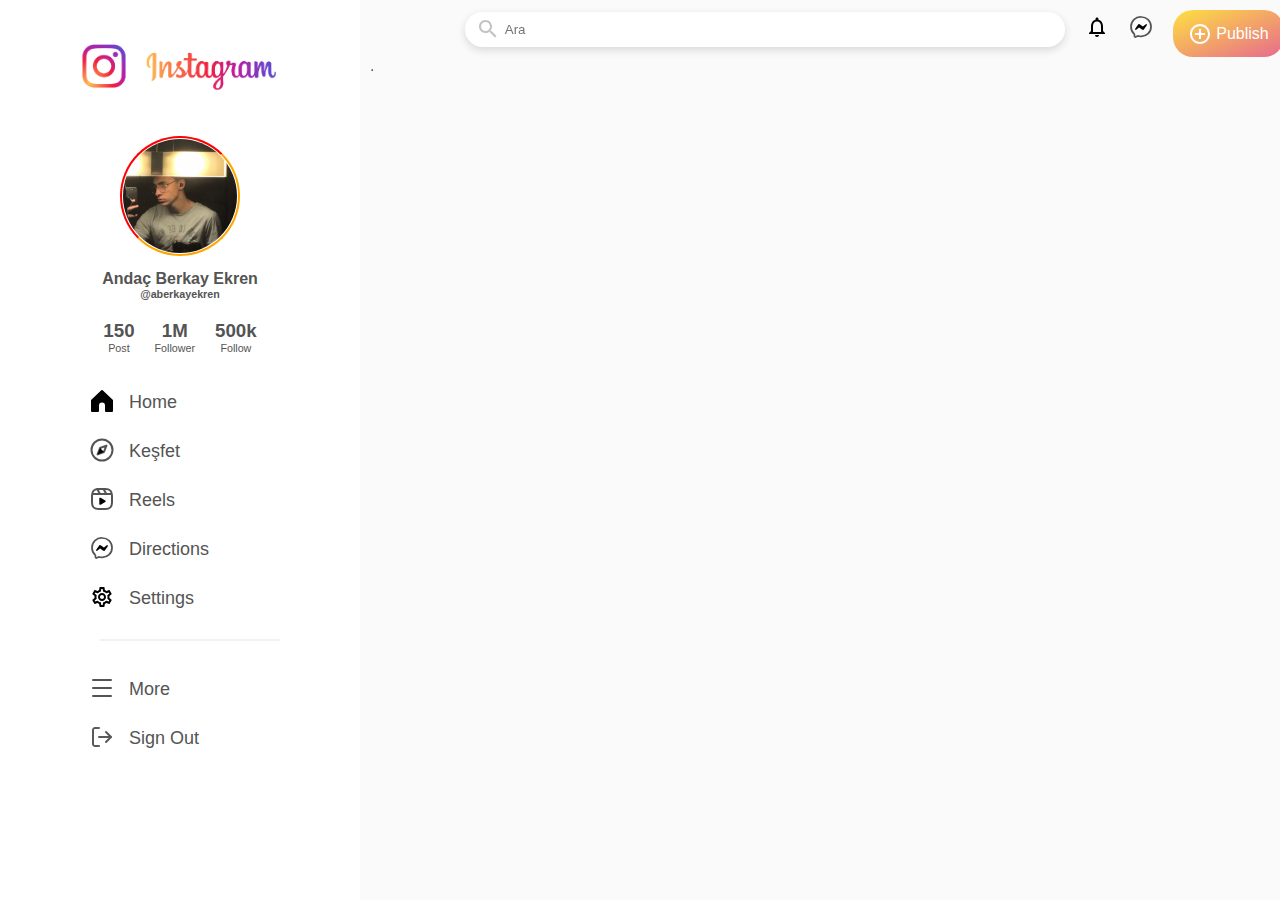
<file: directions.html>
<!DOCTYPE html>
<html lang="en" id="html">
<head>
  <meta charset="UTF-8">
  <meta http-equiv="X-UA-Compatible" content="IE=edge">
  <meta name="viewport" content="width=device-width, initial-scale=1.0">
  <title>Insta Clone</title>
  <link rel="stylesheet" href="main.css">
  <link rel="shortcut icon" href="logo.png" type="image/x-icon">
</head>
<body class="">
    <div id="preloader">
    <div class="center" style="position: absolute;
    left: 700px; top: 350px;">
      <div class="loader"></div>
      <svg version="1.2" xmlns="http://www.w3.org/2000/svg" viewBox="0 0 1567 1041" width="30" height="30" style="position: absolute; top: 10px; left:10px;">
      <title>Meta_Platforms_Inc</title>
      <defs>
        <linearGradient id="g1" x1="332.6" y1="637.7" x2="1411" y2="692.2" gradientUnits="userSpaceOnUse">
          <stop offset="0" stop-color="#0064e1"/>
          <stop offset=".4" stop-color="#0064e1"/>
          <stop offset=".8" stop-color="#0073ee"/>
          <stop offset="1" stop-color="#0082fb"/>
        </linearGradient>
        <linearGradient id="g2" x1="245.4" y1="757.6" x2="245.4" y2="359.7" gradientUnits="userSpaceOnUse">
          <stop offset="0" stop-color="#0082fb"/>
          <stop offset="1" stop-color="#0064e0"/>
        </linearGradient>
      </defs>
      <style>
        .s0 { fill: #0081fb } 
        .s1 { fill: url(#g1) } 
        .s2 { fill: url(#g2) } 
      </style>
      <path id="Logo0" class="s0" d="m169.5 686.5c0 59.9 13.1 105.8 30.3 133.6 22.5 36.4 56 51.8 90.2 51.8 44.2 0 84.5-10.9 162.3-118.6 62.3-86.2 135.7-207.3 185.1-283.3l83.7-128.6c58.1-89.3 125.3-188.6 202.5-255.9 62.9-55 130.9-85.5 199.2-85.5 114.8 0 224.1 66.5 307.7 191.4 91.6 136.7 136 308.8 136 486.5 0 105.6-20.8 183.2-56.2 244.6-34.2 59.3-100.8 118.5-213 118.5v-169.1c96 0 120-88.3 120-189.3 0-144-33.6-303.8-107.5-418-52.4-81-120.4-130.5-195.2-130.5-80.8 0-145.9 61.1-219.1 169.9-38.9 57.8-78.8 128.3-123.6 207.8l-49.4 87.5c-99.1 175.9-124.2 216-173.8 282.1-86.8 115.7-161 159.6-258.7 159.6-115.8 0-189.1-50.2-234.4-125.8-37.1-61.7-55.3-142.6-55.3-234.7z"/>
      <path id="Logo1" class="s1" d="m133.7 203.3c77.6-119.6 189.5-203.3 317.9-203.3 74.3 0 148.2 22 225.4 85.1 84.4 68.9 174.4 182.5 286.7 369.6l40.2 67.1c97.2 162 152.5 245.3 184.8 284.6 41.6 50.5 70.8 65.5 108.6 65.5 96 0 120-88.3 120-189.3l149.2-4.7c0 105.6-20.8 183.2-56.2 244.6-34.2 59.3-100.8 118.5-213 118.5-69.7 0-131.5-15.2-199.8-79.6-52.5-49.5-113.9-137.4-161.1-216.5l-140.4-234.8c-70.5-117.8-135.2-205.6-172.6-245.4-40.2-42.8-92-94.5-174.5-94.5-66.9 0-123.6 46.9-171.1 118.7z"/>
      <path id="Logo2" class="s2" d="m448.9 170.2c-66.9 0-123.6 46.9-171.1 118.7-67.2 101.4-108.3 252.5-108.3 397.6 0 59.9 13.1 105.8 30.3 133.6l-144.2 95.1c-37.1-61.7-55.3-142.6-55.3-234.7 0-167.6 46-342.3 133.4-477.2 77.6-119.6 189.5-203.3 317.9-203.3z"/>
    </svg>
    </div>
  </div>
  <nav >
    <ul>
      <li>
        <a href="/index.html">
          <img width="200px" style="position: relative; top: -40px;" src="/navbarLogo.png" alt="">
        </a>
      </li>
      <li>
        <img width="120px" id="profileImage" src="/ornekResim.png" alt="">
        <a href="/profile.html">
          <h4 style="margin-top: 10px;">Andaç Berkay Ekren</h4>
          <h6>@aberkayekren</h6>
          <div class="information">
            <div>
              <h3>150</h3>
              <h6>Post</h6>
            </div>
            <div>
              <h3>1M</h3>
              <h6>Follower</h6>
            </div>
            <div>
              <h3>500k</h3>
              <h6>Follow</h6>
            </div>
          </div>
        </a>
      </li>
      <li>
        <a href="/index.html"><svg aria-label="Ana Sayfa" class="_ab6-" color="rgb(0, 0, 0)" fill="rgb(0, 0, 0)" height="24" role="img" viewBox="0 0 24 24" width="24"><path d="M22 23h-6.001a1 1 0 0 1-1-1v-5.455a2.997 2.997 0 1 0-5.993 0V22a1 1 0 0 1-1 1H2a1 1 0 0 1-1-1V11.543a1.002 1.002 0 0 1 .31-.724l10-9.543a1.001 1.001 0 0 1 1.38 0l10 9.543a1.002 1.002 0 0 1 .31.724V22a1 1 0 0 1-1 1Z"></path></svg> Home</a>
      </li>
      <li>
        <a href="/explore.html"><svg aria-label="Keşfet" class="_ab6-" color="rgb(0, 0, 0)" fill="rgb(0, 0, 0)" height="24" role="img" viewBox="0 0 24 24" width="24"><polygon fill="none" points="13.941 13.953 7.581 16.424 10.06 10.056 16.42 7.585 13.941 13.953" stroke="currentColor" stroke-linecap="round" stroke-linejoin="round" stroke-width="2"></polygon><polygon fill-rule="evenodd" points="10.06 10.056 13.949 13.945 7.581 16.424 10.06 10.056"></polygon><circle cx="12.001" cy="12.005" fill="none" r="10.5" stroke="currentColor" stroke-linecap="round" stroke-linejoin="round" stroke-width="2"></circle></svg> Keşfet</a>
      </li>
      <li>
        <a href=""><svg aria-label="Reels" class="_ab6-" color="rgb(0, 0, 0)" fill="rgb(0, 0, 0)" height="24" role="img" viewBox="0 0 24 24" width="24"><line fill="none" stroke="currentColor" stroke-linejoin="round" stroke-width="2" x1="2.049" x2="21.95" y1="7.002" y2="7.002"></line><line fill="none" stroke="currentColor" stroke-linecap="round" stroke-linejoin="round" stroke-width="2" x1="13.504" x2="16.362" y1="2.001" y2="7.002"></line><line fill="none" stroke="currentColor" stroke-linecap="round" stroke-linejoin="round" stroke-width="2" x1="7.207" x2="10.002" y1="2.11" y2="7.002"></line><path d="M2 12.001v3.449c0 2.849.698 4.006 1.606 4.945.94.908 2.098 1.607 4.946 1.607h6.896c2.848 0 4.006-.699 4.946-1.607.908-.939 1.606-2.096 1.606-4.945V8.552c0-2.848-.698-4.006-1.606-4.945C19.454 2.699 18.296 2 15.448 2H8.552c-2.848 0-4.006.699-4.946 1.607C2.698 4.546 2 5.704 2 8.552Z" fill="none" stroke="currentColor" stroke-linecap="round" stroke-linejoin="round" stroke-width="2"></path><path d="M9.763 17.664a.908.908 0 0 1-.454-.787V11.63a.909.909 0 0 1 1.364-.788l4.545 2.624a.909.909 0 0 1 0 1.575l-4.545 2.624a.91.91 0 0 1-.91 0Z" fill-rule="evenodd"></path></svg> Reels</a>
      </li>
      <li>
        <a href=""><svg aria-label="Messenger" class="x1lliihq x1n2onr6" color="rgb(0, 0, 0)" fill="rgb(0, 0, 0)" height="24" role="img" viewBox="0 0 24 24" width="24"><title>Messenger</title><path d="M12.003 2.001a9.705 9.705 0 1 1 0 19.4 10.876 10.876 0 0 1-2.895-.384.798.798 0 0 0-.533.04l-1.984.876a.801.801 0 0 1-1.123-.708l-.054-1.78a.806.806 0 0 0-.27-.569 9.49 9.49 0 0 1-3.14-7.175 9.65 9.65 0 0 1 10-9.7Z" fill="none" stroke="currentColor" stroke-miterlimit="10" stroke-width="1.739"></path><path d="M17.79 10.132a.659.659 0 0 0-.962-.873l-2.556 2.05a.63.63 0 0 1-.758.002L11.06 9.47a1.576 1.576 0 0 0-2.277.42l-2.567 3.98a.659.659 0 0 0 .961.875l2.556-2.049a.63.63 0 0 1 .759-.002l2.452 1.84a1.576 1.576 0 0 0 2.278-.42Z" fill-rule="evenodd"></path></svg> Directions</a>
      </li>
      <li>
        <a href=""><svg xmlns="http://www.w3.org/2000/svg" height="24px" viewBox="0 0 24 24" width="24px" fill="#000000"><path d="M0 0h24v24H0V0z" fill="none"/><path d="M19.43 12.98c.04-.32.07-.64.07-.98 0-.34-.03-.66-.07-.98l2.11-1.65c.19-.15.24-.42.12-.64l-2-3.46c-.09-.16-.26-.25-.44-.25-.06 0-.12.01-.17.03l-2.49 1c-.52-.4-1.08-.73-1.69-.98l-.38-2.65C14.46 2.18 14.25 2 14 2h-4c-.25 0-.46.18-.49.42l-.38 2.65c-.61.25-1.17.59-1.69.98l-2.49-1c-.06-.02-.12-.03-.18-.03-.17 0-.34.09-.43.25l-2 3.46c-.13.22-.07.49.12.64l2.11 1.65c-.04.32-.07.65-.07.98 0 .33.03.66.07.98l-2.11 1.65c-.19.15-.24.42-.12.64l2 3.46c.09.16.26.25.44.25.06 0 .12-.01.17-.03l2.49-1c.52.4 1.08.73 1.69.98l.38 2.65c.03.24.24.42.49.42h4c.25 0 .46-.18.49-.42l.38-2.65c.61-.25 1.17-.59 1.69-.98l2.49 1c.06.02.12.03.18.03.17 0 .34-.09.43-.25l2-3.46c.12-.22.07-.49-.12-.64l-2.11-1.65zm-1.98-1.71c.04.31.05.52.05.73 0 .21-.02.43-.05.73l-.14 1.13.89.7 1.08.84-.7 1.21-1.27-.51-1.04-.42-.9.68c-.43.32-.84.56-1.25.73l-1.06.43-.16 1.13-.2 1.35h-1.4l-.19-1.35-.16-1.13-1.06-.43c-.43-.18-.83-.41-1.23-.71l-.91-.7-1.06.43-1.27.51-.7-1.21 1.08-.84.89-.7-.14-1.13c-.03-.31-.05-.54-.05-.74s.02-.43.05-.73l.14-1.13-.89-.7-1.08-.84.7-1.21 1.27.51 1.04.42.9-.68c.43-.32.84-.56 1.25-.73l1.06-.43.16-1.13.2-1.35h1.39l.19 1.35.16 1.13 1.06.43c.43.18.83.41 1.23.71l.91.7 1.06-.43 1.27-.51.7 1.21-1.07.85-.89.7.14 1.13zM12 8c-2.21 0-4 1.79-4 4s1.79 4 4 4 4-1.79 4-4-1.79-4-4-4zm0 6c-1.1 0-2-.9-2-2s.9-2 2-2 2 .9 2 2-.9 2-2 2z"/></svg> Settings</a>
        <div class="line"></div>
      </li>
      <li>
        <a href=""><svg aria-label="Ayarlar" class="_ab6-" color="rgb(0, 0, 0)" fill="rgb(0, 0, 0)" height="24" role="img" viewBox="0 0 24 24" width="24"><line fill="none" stroke="currentColor" stroke-linecap="round" stroke-linejoin="round" stroke-width="2" x1="3" x2="21" y1="4" y2="4"></line><line fill="none" stroke="currentColor" stroke-linecap="round" stroke-linejoin="round" stroke-width="2" x1="3" x2="21" y1="12" y2="12"></line><line fill="none" stroke="currentColor" stroke-linecap="round" stroke-linejoin="round" stroke-width="2" x1="3" x2="21" y1="20" y2="20"></line></svg> More</a>
      </li>
      <li>
        <a href=""><svg width="24" height="24" viewBox="0 0 24 24" fill="none" xmlns="http://www.w3.org/2000/svg">
          <path d="M9 21H5C4.46957 21 3.96086 20.7893 3.58579 20.4142C3.21071 20.0391 3 19.5304 3 19V5C3 4.46957 3.21071 3.96086 3.58579 3.58579C3.96086 3.21071 4.46957 3 5 3H9" stroke="#5A5A5A" stroke-width="2" stroke-linecap="round" stroke-linejoin="round"/>
          <path d="M16 17L21 12L16 7" stroke="#5A5A5A" stroke-width="2" stroke-linecap="round" stroke-linejoin="round"/>
          <path d="M21 12H9" stroke="#5A5A5A" stroke-width="2" stroke-linecap="round" stroke-linejoin="round"/>
          </svg> Sign Out</a>
      </li>
    </ul>
  </nav>
  <div style="width: 75%; position: relative; left: 370px;">
    <header>
      <ul>
        <!--<li>DarkMode</li>-->
        <li>

<svg style="position: relative; top: 7px; left:40px; fill:#c2c2c2;" xmlns="http://www.w3.org/2000/svg" height="24px" viewBox="0 0 24 24" width="24px" fill="#000000"><path d="M0 0h24v24H0V0z" fill="none"/><path d="M15.5 14h-.79l-.28-.27C15.41 12.59 16 11.11 16 9.5 16 5.91 13.09 3 9.5 3S3 5.91 3 9.5 5.91 16 9.5 16c1.61 0 3.09-.59 4.23-1.57l.27.28v.79l5 4.99L20.49 19l-4.99-5zm-6 0C7.01 14 5 11.99 5 9.5S7.01 5 9.5 5 14 7.01 14 9.5 11.99 14 9.5 14z"/></svg>
          <input style="padding: 10px; width: 600px; border-radius: 20px; box-shadow: rgba(0, 0, 0, 0.14) 0px 3px 8px; text-indent: 30px;" type="text" name="" id="" placeholder="Ara">
          <div class="searchHistory">
            <a href="">
              <span style="position: relative; bottom: 10px;">
                <img src="/aiko.jpg" width="30px" height="30px" style="border-radius: 50%;" class="profile" alt=""> Natasha
              </span>
              <span style="position: absolute; right: 30px; padding-top: 7px; cursor: crosshair;">X</span>
            </a>
            <a href="">
              <span style="position: relative; bottom: 10px;">
                <img src="/aiko.jpg" width="30px" height="30px" style="border-radius: 50%;" class="profile" alt=""> Natasha
              </span>
              <span style="position: absolute; right: 30px; padding-top: 7px; cursor: crosshair;">X</span>
            </a>
            <a href="">
              <span style="position: relative; bottom: 10px;">
                <img src="/aiko.jpg" width="30px" height="30px" style="border-radius: 50%;" class="profile" alt=""> Natasha
              </span>
              <span style="position: absolute; right: 30px; padding-top: 7px; cursor: crosshair;">X</span>
            </a>
            <a href="">
              <span style="position: relative; bottom: 10px;">
                <img src="/aiko.jpg" width="30px" height="30px" style="border-radius: 50%;" class="profile" alt=""> Natasha
              </span>
              <span style="position: absolute; right: 30px; padding-top: 7px; cursor: crosshair;">X</span>
            </a>
            <a href="">
              <span style="position: relative; bottom: 10px;">
                <img src="/aiko.jpg" width="30px" height="30px" style="border-radius: 50%;" class="profile" alt=""> Natasha
              </span>
              <span style="position: absolute; right: 30px; padding-top: 7px; cursor: crosshair;">X</span>
            </a>
          </div>
          <button style="display: none; position: relative; right: 40px; padding: 5px; width: 30px; border-radius: 50%;">X</button>
        </li>
        <li>
          <a href="">

<svg xmlns="http://www.w3.org/2000/svg" height="24px" viewBox="0 0 24 24" width="24px" fill="#000000"><path d="M0 0h24v24H0V0z" fill="none"/><path d="M12 22c1.1 0 2-.9 2-2h-4c0 1.1.9 2 2 2zm6-6v-5c0-3.07-1.63-5.64-4.5-6.32V4c0-.83-.67-1.5-1.5-1.5s-1.5.67-1.5 1.5v.68C7.64 5.36 6 7.92 6 11v5l-2 2v1h16v-1l-2-2zm-2 1H8v-6c0-2.48 1.51-4.5 4-4.5s4 2.02 4 4.5v6z"/></svg>
          </a>
        </li>
        <li>
          <a href=""><svg aria-label="Messenger" class="x1lliihq x1n2onr6" color="rgb(0, 0, 0)" fill="rgb(0, 0, 0)" height="24" role="img" viewBox="0 0 24 24" width="24"><title>Messenger</title><path d="M12.003 2.001a9.705 9.705 0 1 1 0 19.4 10.876 10.876 0 0 1-2.895-.384.798.798 0 0 0-.533.04l-1.984.876a.801.801 0 0 1-1.123-.708l-.054-1.78a.806.806 0 0 0-.27-.569 9.49 9.49 0 0 1-3.14-7.175 9.65 9.65 0 0 1 10-9.7Z" fill="none" stroke="currentColor" stroke-miterlimit="10" stroke-width="1.739"></path><path d="M17.79 10.132a.659.659 0 0 0-.962-.873l-2.556 2.05a.63.63 0 0 1-.758.002L11.06 9.47a1.576 1.576 0 0 0-2.277.42l-2.567 3.98a.659.659 0 0 0 .961.875l2.556-2.049a.63.63 0 0 1 .759-.002l2.452 1.84a1.576 1.576 0 0 0 2.278-.42Z" fill-rule="evenodd"></path></svg></a>
        </li>
        <li>
          <a href="">
<svg xmlns="http://www.w3.org/2000/svg" height="24px" viewBox="0 0 24 24" width="24px" fill="#000000"><path d="M0 0h24v24H0V0z" fill="none"/><path d="M13 7h-2v4H7v2h4v4h2v-4h4v-2h-4V7zm-1-5C6.48 2 2 6.48 2 12s4.48 10 10 10 10-4.48 10-10S17.52 2 12 2zm0 18c-4.41 0-8-3.59-8-8s3.59-8 8-8 8 3.59 8 8-3.59 8-8 8z"/></svg> Publish
          </a>
        </li>
      </ul>
    </header>

    .

    <script src="main.js"></script>
    <script src="modal.js"></script>
  </body>
  </html>
</file>
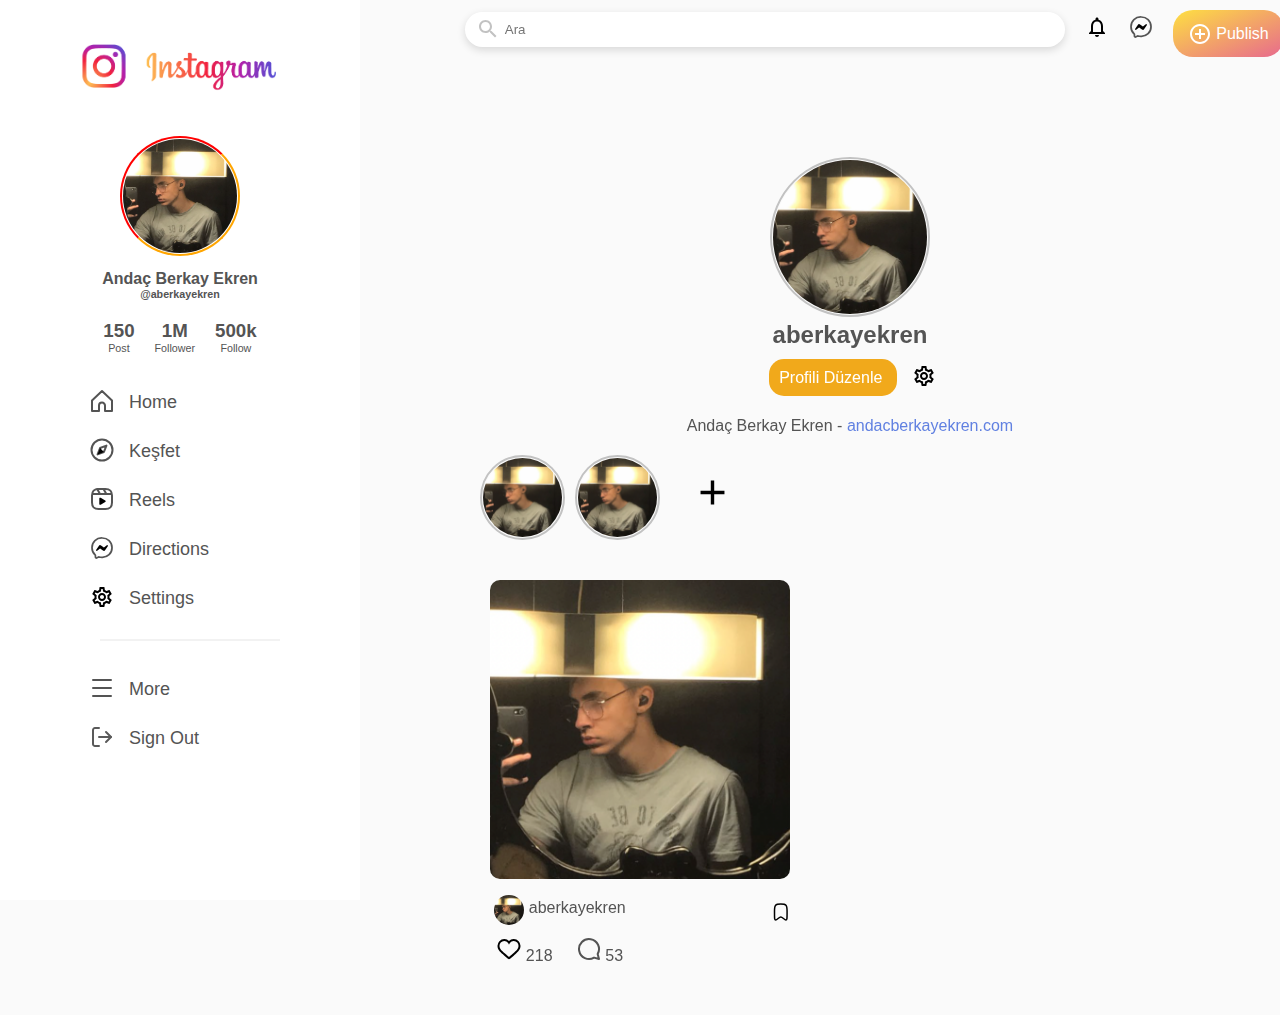
<file: profile.html>
<!DOCTYPE html>
<html lang="en" id="html">
<head>
  <meta charset="UTF-8">
  <meta http-equiv="X-UA-Compatible" content="IE=edge">
  <meta name="viewport" content="width=device-width, initial-scale=1.0">
  <title>Insta Clone</title>
  <link rel="stylesheet" href="main.css">
  <link rel="shortcut icon" href="logo.png" type="image/x-icon">
</head>
<body class="">
  <div id="preloader">
    <div class="center" style="position: absolute;
    left: 700px; top: 350px;">
      <div class="loader"></div>
      <svg version="1.2" xmlns="http://www.w3.org/2000/svg" viewBox="0 0 1567 1041" width="30" height="30" style="position: absolute; top: 10px; left:10px;">
      <title>Meta_Platforms_Inc</title>
      <defs>
        <linearGradient id="g1" x1="332.6" y1="637.7" x2="1411" y2="692.2" gradientUnits="userSpaceOnUse">
          <stop offset="0" stop-color="#0064e1"/>
          <stop offset=".4" stop-color="#0064e1"/>
          <stop offset=".8" stop-color="#0073ee"/>
          <stop offset="1" stop-color="#0082fb"/>
        </linearGradient>
        <linearGradient id="g2" x1="245.4" y1="757.6" x2="245.4" y2="359.7" gradientUnits="userSpaceOnUse">
          <stop offset="0" stop-color="#0082fb"/>
          <stop offset="1" stop-color="#0064e0"/>
        </linearGradient>
      </defs>
      <style>
        .s0 { fill: #0081fb } 
        .s1 { fill: url(#g1) } 
        .s2 { fill: url(#g2) } 
      </style>
      <path id="Logo0" class="s0" d="m169.5 686.5c0 59.9 13.1 105.8 30.3 133.6 22.5 36.4 56 51.8 90.2 51.8 44.2 0 84.5-10.9 162.3-118.6 62.3-86.2 135.7-207.3 185.1-283.3l83.7-128.6c58.1-89.3 125.3-188.6 202.5-255.9 62.9-55 130.9-85.5 199.2-85.5 114.8 0 224.1 66.5 307.7 191.4 91.6 136.7 136 308.8 136 486.5 0 105.6-20.8 183.2-56.2 244.6-34.2 59.3-100.8 118.5-213 118.5v-169.1c96 0 120-88.3 120-189.3 0-144-33.6-303.8-107.5-418-52.4-81-120.4-130.5-195.2-130.5-80.8 0-145.9 61.1-219.1 169.9-38.9 57.8-78.8 128.3-123.6 207.8l-49.4 87.5c-99.1 175.9-124.2 216-173.8 282.1-86.8 115.7-161 159.6-258.7 159.6-115.8 0-189.1-50.2-234.4-125.8-37.1-61.7-55.3-142.6-55.3-234.7z"/>
      <path id="Logo1" class="s1" d="m133.7 203.3c77.6-119.6 189.5-203.3 317.9-203.3 74.3 0 148.2 22 225.4 85.1 84.4 68.9 174.4 182.5 286.7 369.6l40.2 67.1c97.2 162 152.5 245.3 184.8 284.6 41.6 50.5 70.8 65.5 108.6 65.5 96 0 120-88.3 120-189.3l149.2-4.7c0 105.6-20.8 183.2-56.2 244.6-34.2 59.3-100.8 118.5-213 118.5-69.7 0-131.5-15.2-199.8-79.6-52.5-49.5-113.9-137.4-161.1-216.5l-140.4-234.8c-70.5-117.8-135.2-205.6-172.6-245.4-40.2-42.8-92-94.5-174.5-94.5-66.9 0-123.6 46.9-171.1 118.7z"/>
      <path id="Logo2" class="s2" d="m448.9 170.2c-66.9 0-123.6 46.9-171.1 118.7-67.2 101.4-108.3 252.5-108.3 397.6 0 59.9 13.1 105.8 30.3 133.6l-144.2 95.1c-37.1-61.7-55.3-142.6-55.3-234.7 0-167.6 46-342.3 133.4-477.2 77.6-119.6 189.5-203.3 317.9-203.3z"/>
    </svg>
    </div>
  </div>
  <nav style="float: left;">
    <ul>
      <li>
        <a href="/index.html">
          <img width="200px" style="position: relative; top: -40px;" src="/navbarLogo.png" alt="">
        </a>
      </li>
      <li>
        <img width="120px" id="profileImage" src="/ornekResim.png" alt="">
        <a href="/profile.html">
          <h4 style="margin-top: 10px;">Andaç Berkay Ekren</h4>
          <h6>@aberkayekren</h6>
          <div class="information">
            <div>
              <h3>150</h3>
              <h6>Post</h6>
            </div>
            <div>
              <h3>1M</h3>
              <h6>Follower</h6>
            </div>
            <div>
              <h3>500k</h3>
              <h6>Follow</h6>
            </div>
          </div>
        </a>
      </li>
      <li>
        <a href="/index.html"><svg aria-label="Ana Sayfa" class="_ab6-" color="rgb(245, 245, 245)" fill="rgb(245, 245, 245)" height="24" role="img" viewBox="0 0 24 24" width="24"><path d="M9.005 16.545a2.997 2.997 0 0 1 2.997-2.997A2.997 2.997 0 0 1 15 16.545V22h7V11.543L12 2 2 11.543V22h7.005Z" fill="none" stroke="currentColor" stroke-linejoin="round" stroke-width="2"></path></svg> Home</a>
      </li>
      <li>
        <a href=""><svg aria-label="Keşfet" class="_ab6-" color="rgb(0, 0, 0)" fill="rgb(0, 0, 0)" height="24" role="img" viewBox="0 0 24 24" width="24"><polygon fill="none" points="13.941 13.953 7.581 16.424 10.06 10.056 16.42 7.585 13.941 13.953" stroke="currentColor" stroke-linecap="round" stroke-linejoin="round" stroke-width="2"></polygon><polygon fill-rule="evenodd" points="10.06 10.056 13.949 13.945 7.581 16.424 10.06 10.056"></polygon><circle cx="12.001" cy="12.005" fill="none" r="10.5" stroke="currentColor" stroke-linecap="round" stroke-linejoin="round" stroke-width="2"></circle></svg> Keşfet</a>
      </li>
      <li>
        <a href=""><svg aria-label="Reels" class="_ab6-" color="rgb(0, 0, 0)" fill="rgb(0, 0, 0)" height="24" role="img" viewBox="0 0 24 24" width="24"><line fill="none" stroke="currentColor" stroke-linejoin="round" stroke-width="2" x1="2.049" x2="21.95" y1="7.002" y2="7.002"></line><line fill="none" stroke="currentColor" stroke-linecap="round" stroke-linejoin="round" stroke-width="2" x1="13.504" x2="16.362" y1="2.001" y2="7.002"></line><line fill="none" stroke="currentColor" stroke-linecap="round" stroke-linejoin="round" stroke-width="2" x1="7.207" x2="10.002" y1="2.11" y2="7.002"></line><path d="M2 12.001v3.449c0 2.849.698 4.006 1.606 4.945.94.908 2.098 1.607 4.946 1.607h6.896c2.848 0 4.006-.699 4.946-1.607.908-.939 1.606-2.096 1.606-4.945V8.552c0-2.848-.698-4.006-1.606-4.945C19.454 2.699 18.296 2 15.448 2H8.552c-2.848 0-4.006.699-4.946 1.607C2.698 4.546 2 5.704 2 8.552Z" fill="none" stroke="currentColor" stroke-linecap="round" stroke-linejoin="round" stroke-width="2"></path><path d="M9.763 17.664a.908.908 0 0 1-.454-.787V11.63a.909.909 0 0 1 1.364-.788l4.545 2.624a.909.909 0 0 1 0 1.575l-4.545 2.624a.91.91 0 0 1-.91 0Z" fill-rule="evenodd"></path></svg> Reels</a>
      </li>
      <li>
        <a href=""><svg aria-label="Messenger" class="x1lliihq x1n2onr6" color="rgb(0, 0, 0)" fill="rgb(0, 0, 0)" height="24" role="img" viewBox="0 0 24 24" width="24"><title>Messenger</title><path d="M12.003 2.001a9.705 9.705 0 1 1 0 19.4 10.876 10.876 0 0 1-2.895-.384.798.798 0 0 0-.533.04l-1.984.876a.801.801 0 0 1-1.123-.708l-.054-1.78a.806.806 0 0 0-.27-.569 9.49 9.49 0 0 1-3.14-7.175 9.65 9.65 0 0 1 10-9.7Z" fill="none" stroke="currentColor" stroke-miterlimit="10" stroke-width="1.739"></path><path d="M17.79 10.132a.659.659 0 0 0-.962-.873l-2.556 2.05a.63.63 0 0 1-.758.002L11.06 9.47a1.576 1.576 0 0 0-2.277.42l-2.567 3.98a.659.659 0 0 0 .961.875l2.556-2.049a.63.63 0 0 1 .759-.002l2.452 1.84a1.576 1.576 0 0 0 2.278-.42Z" fill-rule="evenodd"></path></svg> Directions</a>
      </li>
      <li>
        <a href=""><svg xmlns="http://www.w3.org/2000/svg" height="24px" viewBox="0 0 24 24" width="24px" fill="#000000"><path d="M0 0h24v24H0V0z" fill="none"/><path d="M19.43 12.98c.04-.32.07-.64.07-.98 0-.34-.03-.66-.07-.98l2.11-1.65c.19-.15.24-.42.12-.64l-2-3.46c-.09-.16-.26-.25-.44-.25-.06 0-.12.01-.17.03l-2.49 1c-.52-.4-1.08-.73-1.69-.98l-.38-2.65C14.46 2.18 14.25 2 14 2h-4c-.25 0-.46.18-.49.42l-.38 2.65c-.61.25-1.17.59-1.69.98l-2.49-1c-.06-.02-.12-.03-.18-.03-.17 0-.34.09-.43.25l-2 3.46c-.13.22-.07.49.12.64l2.11 1.65c-.04.32-.07.65-.07.98 0 .33.03.66.07.98l-2.11 1.65c-.19.15-.24.42-.12.64l2 3.46c.09.16.26.25.44.25.06 0 .12-.01.17-.03l2.49-1c.52.4 1.08.73 1.69.98l.38 2.65c.03.24.24.42.49.42h4c.25 0 .46-.18.49-.42l.38-2.65c.61-.25 1.17-.59 1.69-.98l2.49 1c.06.02.12.03.18.03.17 0 .34-.09.43-.25l2-3.46c.12-.22.07-.49-.12-.64l-2.11-1.65zm-1.98-1.71c.04.31.05.52.05.73 0 .21-.02.43-.05.73l-.14 1.13.89.7 1.08.84-.7 1.21-1.27-.51-1.04-.42-.9.68c-.43.32-.84.56-1.25.73l-1.06.43-.16 1.13-.2 1.35h-1.4l-.19-1.35-.16-1.13-1.06-.43c-.43-.18-.83-.41-1.23-.71l-.91-.7-1.06.43-1.27.51-.7-1.21 1.08-.84.89-.7-.14-1.13c-.03-.31-.05-.54-.05-.74s.02-.43.05-.73l.14-1.13-.89-.7-1.08-.84.7-1.21 1.27.51 1.04.42.9-.68c.43-.32.84-.56 1.25-.73l1.06-.43.16-1.13.2-1.35h1.39l.19 1.35.16 1.13 1.06.43c.43.18.83.41 1.23.71l.91.7 1.06-.43 1.27-.51.7 1.21-1.07.85-.89.7.14 1.13zM12 8c-2.21 0-4 1.79-4 4s1.79 4 4 4 4-1.79 4-4-1.79-4-4-4zm0 6c-1.1 0-2-.9-2-2s.9-2 2-2 2 .9 2 2-.9 2-2 2z"/></svg> Settings</a>
        <div class="line"></div>
      </li>
      <li>
        <a href=""><svg aria-label="Ayarlar" class="_ab6-" color="rgb(0, 0, 0)" fill="rgb(0, 0, 0)" height="24" role="img" viewBox="0 0 24 24" width="24"><line fill="none" stroke="currentColor" stroke-linecap="round" stroke-linejoin="round" stroke-width="2" x1="3" x2="21" y1="4" y2="4"></line><line fill="none" stroke="currentColor" stroke-linecap="round" stroke-linejoin="round" stroke-width="2" x1="3" x2="21" y1="12" y2="12"></line><line fill="none" stroke="currentColor" stroke-linecap="round" stroke-linejoin="round" stroke-width="2" x1="3" x2="21" y1="20" y2="20"></line></svg> More</a>
      </li>
      <li>
        <a href=""><svg width="24" height="24" viewBox="0 0 24 24" fill="none" xmlns="http://www.w3.org/2000/svg">
          <path d="M9 21H5C4.46957 21 3.96086 20.7893 3.58579 20.4142C3.21071 20.0391 3 19.5304 3 19V5C3 4.46957 3.21071 3.96086 3.58579 3.58579C3.96086 3.21071 4.46957 3 5 3H9" stroke="#5A5A5A" stroke-width="2" stroke-linecap="round" stroke-linejoin="round"/>
          <path d="M16 17L21 12L16 7" stroke="#5A5A5A" stroke-width="2" stroke-linecap="round" stroke-linejoin="round"/>
          <path d="M21 12H9" stroke="#5A5A5A" stroke-width="2" stroke-linecap="round" stroke-linejoin="round"/>
          </svg> Sign Out</a>
      </li>
    </ul>
  </nav>
  <div style="width: 75%; position: relative; left: 370px;">
    <header>
      <ul>
        <!--<li>DarkMode</li>-->
        <li>

<svg style="position: relative; top: 7px; left:40px; fill:#c2c2c2;" xmlns="http://www.w3.org/2000/svg" height="24px" viewBox="0 0 24 24" width="24px" fill="#000000"><path d="M0 0h24v24H0V0z" fill="none"/><path d="M15.5 14h-.79l-.28-.27C15.41 12.59 16 11.11 16 9.5 16 5.91 13.09 3 9.5 3S3 5.91 3 9.5 5.91 16 9.5 16c1.61 0 3.09-.59 4.23-1.57l.27.28v.79l5 4.99L20.49 19l-4.99-5zm-6 0C7.01 14 5 11.99 5 9.5S7.01 5 9.5 5 14 7.01 14 9.5 11.99 14 9.5 14z"/></svg>
          <input style="padding: 10px; width: 600px; border-radius: 20px; box-shadow: rgba(0, 0, 0, 0.14) 0px 3px 8px; text-indent: 30px;" type="text" name="" id="" placeholder="Ara">
          <button style="display: none; position: relative; right: 40px; padding: 5px; width: 30px; border-radius: 50%;">X</button>
        </li>
        <li>
          <a href="">

<svg xmlns="http://www.w3.org/2000/svg" height="24px" viewBox="0 0 24 24" width="24px" fill="#000000"><path d="M0 0h24v24H0V0z" fill="none"/><path d="M12 22c1.1 0 2-.9 2-2h-4c0 1.1.9 2 2 2zm6-6v-5c0-3.07-1.63-5.64-4.5-6.32V4c0-.83-.67-1.5-1.5-1.5s-1.5.67-1.5 1.5v.68C7.64 5.36 6 7.92 6 11v5l-2 2v1h16v-1l-2-2zm-2 1H8v-6c0-2.48 1.51-4.5 4-4.5s4 2.02 4 4.5v6z"/></svg>
          </a>
        </li>
        <li>
          <a href=""><svg aria-label="Messenger" class="x1lliihq x1n2onr6" color="rgb(0, 0, 0)" fill="rgb(0, 0, 0)" height="24" role="img" viewBox="0 0 24 24" width="24"><title>Messenger</title><path d="M12.003 2.001a9.705 9.705 0 1 1 0 19.4 10.876 10.876 0 0 1-2.895-.384.798.798 0 0 0-.533.04l-1.984.876a.801.801 0 0 1-1.123-.708l-.054-1.78a.806.806 0 0 0-.27-.569 9.49 9.49 0 0 1-3.14-7.175 9.65 9.65 0 0 1 10-9.7Z" fill="none" stroke="currentColor" stroke-miterlimit="10" stroke-width="1.739"></path><path d="M17.79 10.132a.659.659 0 0 0-.962-.873l-2.556 2.05a.63.63 0 0 1-.758.002L11.06 9.47a1.576 1.576 0 0 0-2.277.42l-2.567 3.98a.659.659 0 0 0 .961.875l2.556-2.049a.63.63 0 0 1 .759-.002l2.452 1.84a1.576 1.576 0 0 0 2.278-.42Z" fill-rule="evenodd"></path></svg></a>
        </li>
        <li>
          <a href="">
<svg xmlns="http://www.w3.org/2000/svg" height="24px" viewBox="0 0 24 24" width="24px" fill="#000000"><path d="M0 0h24v24H0V0z" fill="none"/><path d="M13 7h-2v4H7v2h4v4h2v-4h4v-2h-4V7zm-1-5C6.48 2 2 6.48 2 12s4.48 10 10 10 10-4.48 10-10S17.52 2 12 2zm0 18c-4.41 0-8-3.59-8-8s3.59-8 8-8 8 3.59 8 8-3.59 8-8 8z"/></svg> Publish
          </a>
        </li>
      </ul>
    </header>
    <main style="text-align: center; margin-top: 100px;">
      <section>
        <img width="160px" id="profileImage" style="border-color: #c2c2c2;" src="/ornekResim.png" alt=""> <h2>aberkayekren</h2>
        <div style="margin-top: 10px;">
          <a href="" style="background-color: rgb(241, 169, 27); color: white; padding: 10px; align-items: center; border-radius: 15px; z-index: 2;">
            Profili Düzenle
          </a>
          <a href="">
            <svg style="position: relative; top:5px; left:5px; margin-left:10px;" xmlns="http://www.w3.org/2000/svg" height="24px" viewBox="0 0 24 24" width="24px" fill="#000000"><path d="M0 0h24v24H0V0z" fill="none"/><path d="M19.43 12.98c.04-.32.07-.64.07-.98 0-.34-.03-.66-.07-.98l2.11-1.65c.19-.15.24-.42.12-.64l-2-3.46c-.09-.16-.26-.25-.44-.25-.06 0-.12.01-.17.03l-2.49 1c-.52-.4-1.08-.73-1.69-.98l-.38-2.65C14.46 2.18 14.25 2 14 2h-4c-.25 0-.46.18-.49.42l-.38 2.65c-.61.25-1.17.59-1.69.98l-2.49-1c-.06-.02-.12-.03-.18-.03-.17 0-.34.09-.43.25l-2 3.46c-.13.22-.07.49.12.64l2.11 1.65c-.04.32-.07.65-.07.98 0 .33.03.66.07.98l-2.11 1.65c-.19.15-.24.42-.12.64l2 3.46c.09.16.26.25.44.25.06 0 .12-.01.17-.03l2.49-1c.52.4 1.08.73 1.69.98l.38 2.65c.03.24.24.42.49.42h4c.25 0 .46-.18.49-.42l.38-2.65c.61-.25 1.17-.59 1.69-.98l2.49 1c.06.02.12.03.18.03.17 0 .34-.09.43-.25l2-3.46c.12-.22.07-.49-.12-.64l-2.11-1.65zm-1.98-1.71c.04.31.05.52.05.73 0 .21-.02.43-.05.73l-.14 1.13.89.7 1.08.84-.7 1.21-1.27-.51-1.04-.42-.9.68c-.43.32-.84.56-1.25.73l-1.06.43-.16 1.13-.2 1.35h-1.4l-.19-1.35-.16-1.13-1.06-.43c-.43-.18-.83-.41-1.23-.71l-.91-.7-1.06.43-1.27.51-.7-1.21 1.08-.84.89-.7-.14-1.13c-.03-.31-.05-.54-.05-.74s.02-.43.05-.73l.14-1.13-.89-.7-1.08-.84.7-1.21 1.27.51 1.04.42.9-.68c.43-.32.84-.56 1.25-.73l1.06-.43.16-1.13.2-1.35h1.39l.19 1.35.16 1.13 1.06.43c.43.18.83.41 1.23.71l.91.7 1.06-.43 1.27-.51.7 1.21-1.07.85-.89.7.14 1.13zM12 8c-2.21 0-4 1.79-4 4s1.79 4 4 4 4-1.79 4-4-1.79-4-4-4zm0 6c-1.1 0-2-.9-2-2s.9-2 2-2 2 .9 2 2-.9 2-2 2z"/></svg> 
          </a>
          <div style="margin-top: 30px;">
            <p>Andaç Berkay Ekren - <a style="color: rgb(97, 129, 225);" href="https://andacberkayekren.com">andacberkayekren.com</a></p>
          </div>
        </div>
        <div class="histories" style="justify-content: left; padding-left: 100px;">
          <img src="ornekResim.png" style="border-color: #c2c2c2;" class="profiles">
          <img src="ornekResim.png" style="border-color: #c2c2c2;" class="profiles">
          
<svg xmlns="http://www.w3.org/2000/svg" height="45px" viewBox="0 0 24 24" width="45px" style="border: transparent solid 2px; border-radius:50%; margin-left: 30px; margin-top:15px; cursor:pointer;" fill="#000000"><path d="M0 0h24v24H0V0z" fill="none"/><path d="M19 13h-6v6h-2v-6H5v-2h6V5h2v6h6v2z"/></svg>
        </div>
      </section>
      <section>
        <div class="grid">
          <div class="imgBox" style="position: relative; left: 160px;">
            <img id="openModelProfile" style="cursor: pointer;" src="ornekResim.png" width="300px" alt="">
            <div class="gridContent" style="position: relative; right: 80px;">
              <img src="ornekResim.png" width="30px" height="30px" style="border-radius: 50%;" class="profile" alt=""> aberkayekren
              <div class="like" style="top: 20px; right: 35px; "><svg aria-label="Bildirimler" class="_ab6-" color="rgb(245, 245, 245)" fill="rgb(0, 0, 0)" height="24" role="img" viewBox="0 0 24 24" width="24"><path d="M16.792 3.904A4.989 4.989 0 0 1 21.5 9.122c0 3.072-2.652 4.959-5.197 7.222-2.512 2.243-3.865 3.469-4.303 3.752-.477-.309-2.143-1.823-4.303-3.752C5.141 14.072 2.5 12.167 2.5 9.122a4.989 4.989 0 0 1 4.708-5.218 4.21 4.21 0 0 1 3.675 1.941c.84 1.175.98 1.763 1.12 1.763s.278-.588 1.11-1.766a4.17 4.17 0 0 1 3.679-1.938m0-2a6.04 6.04 0 0 0-4.797 2.127 6.052 6.052 0 0 0-4.787-2.127A6.985 6.985 0 0 0 .5 9.122c0 3.61 2.55 5.827 5.015 7.97.283.246.569.494.853.747l1.027.918a44.998 44.998 0 0 0 3.518 3.018 2 2 0 0 0 2.174 0 45.263 45.263 0 0 0 3.626-3.115l.922-.824c.293-.26.59-.519.885-.774 2.334-2.025 4.98-4.32 4.98-7.94a6.985 6.985 0 0 0-6.708-7.218Z"></path></svg> 218</div>
              <div class="comment" style="bottom: 8px; left: 40px; "><svg aria-label="Yorum Yap" class="x1lliihq x1n2onr6" color="rgb(168, 168, 168)" fill="rgb(0, 0, 0)" height="24" role="img" viewBox="0 0 24 24" width="24"><title>Yorum Yap</title><path d="M20.656 17.008a9.993 9.993 0 1 0-3.59 3.615L22 22Z" fill="none" stroke="currentColor" stroke-linejoin="round" stroke-width="2"></path></svg> 53</div>
              <div class="save" style="left: 80px;">

<svg width="18" height="18" viewBox="0 0 15 18" fill="none" xmlns="http://www.w3.org/2000/svg">
<path fill-rule="evenodd" clip-rule="evenodd" d="M7.29073 1C1.9122 1 1.00357 1.78484 1.00357 8.09811C1.00357 15.1659 0.871363 17 2.21536 17C3.55852 17 5.7522 13.8977 7.29073 13.8977C8.82926 13.8977 11.0229 17 12.3661 17C13.7101 17 13.5779 15.1659 13.5779 8.09811C13.5779 1.78484 12.6693 1 7.29073 1Z" stroke="black" stroke-width="1.5" stroke-linecap="round" stroke-linejoin="round"/>
</svg>

              </div>
            </div>
      </section>
    </main>
  </div>
  <div class="grid">
    <div class="modal" id="postModalProfile">
      <span class="modalKapat" id="modalKptProfile">X</span>
      <div class="modalContent">
        <div class="imgBox">
          <img src="ornekResim.png" width="30px" height="30px" style="border-radius: 50%;" class="profile" alt=""> <span style="position: relative; top: 3px;">Natasha</span>
          <a href="" class="postMore" style="position: absolute; right: 30px; top: 35px;">
            <svg xmlns="http://www.w3.org/2000/svg" height="24px" viewBox="0 0 24 24" width="24px" fill="#000000"><path d="M0 0h24v24H0V0z" fill="none"/><path d="M6 10c-1.1 0-2 .9-2 2s.9 2 2 2 2-.9 2-2-.9-2-2-2zm12 0c-1.1 0-2 .9-2 2s.9 2 2 2 2-.9 2-2-.9-2-2-2zm-6 0c-1.1 0-2 .9-2 2s.9 2 2 2 2-.9 2-2-.9-2-2-2z"/></svg>
          </a>
          <div class="contextMenu">
            <ul>
              <li><a style="color: red;" href="">Şikayet Et</a></li>
              <li><a href="">Go Post</a></li>
              <li><a href="">Share...</a></li>
              <li><a href="">Copy Link</a></li>
              <li><a href="">Sitene Göm</a></li>
              <li><a href="">Bu Hesap Hakkında</a></li>
              <li><a href="">Cancel</a></li>
            </ul>
          </div>
          <div>
            <img style="margin-top: 30px; position: relative; left: 15%;" src="ornekResim.png" width="500px" height="10%" alt="">  
          </div>
          <div class="gridContent">
            <div class="like"><svg aria-label="Bildirimler" class="_ab6-" color="rgb(245, 245, 245)" fill="rgb(0, 0, 0)" height="24" role="img" viewBox="0 0 24 24" width="24"><path d="M16.792 3.904A4.989 4.989 0 0 1 21.5 9.122c0 3.072-2.652 4.959-5.197 7.222-2.512 2.243-3.865 3.469-4.303 3.752-.477-.309-2.143-1.823-4.303-3.752C5.141 14.072 2.5 12.167 2.5 9.122a4.989 4.989 0 0 1 4.708-5.218 4.21 4.21 0 0 1 3.675 1.941c.84 1.175.98 1.763 1.12 1.763s.278-.588 1.11-1.766a4.17 4.17 0 0 1 3.679-1.938m0-2a6.04 6.04 0 0 0-4.797 2.127 6.052 6.052 0 0 0-4.787-2.127A6.985 6.985 0 0 0 .5 9.122c0 3.61 2.55 5.827 5.015 7.97.283.246.569.494.853.747l1.027.918a44.998 44.998 0 0 0 3.518 3.018 2 2 0 0 0 2.174 0 45.263 45.263 0 0 0 3.626-3.115l.922-.824c.293-.26.59-.519.885-.774 2.334-2.025 4.98-4.32 4.98-7.94a6.985 6.985 0 0 0-6.708-7.218Z"></path></svg> 218</div>
            <div class="comment"><svg aria-label="Yorum Yap" class="x1lliihq x1n2onr6" color="rgb(168, 168, 168)" fill="rgb(0, 0, 0)" height="24" role="img" viewBox="0 0 24 24" width="24"><title>Yorum Yap</title><path d="M20.656 17.008a9.993 9.993 0 1 0-3.59 3.615L22 22Z" fill="none" stroke="currentColor" stroke-linejoin="round" stroke-width="2"></path></svg> 53</div>
            <div class="save" style="bottom: 40px;">
  
  <svg width="15" height="18" viewBox="0 0 15 18" fill="none" xmlns="http://www.w3.org/2000/svg">
  <path fill-rule="evenodd" clip-rule="evenodd" d="M7.29073 1C1.9122 1 1.00357 1.78484 1.00357 8.09811C1.00357 15.1659 0.871363 17 2.21536 17C3.55852 17 5.7522 13.8977 7.29073 13.8977C8.82926 13.8977 11.0229 17 12.3661 17C13.7101 17 13.5779 15.1659 13.5779 8.09811C13.5779 1.78484 12.6693 1 7.29073 1Z" stroke="black" stroke-width="1.5" stroke-linecap="round" stroke-linejoin="round"/>
  </svg>
  
            </div>
            <div class="commentAdd" style="margin-bottom: 20px;">
              <input type="text" style="font-size: 18px; padding: 10px 90px 10px 30px; border-radius: 30px; text-indent: 10px; border: #c2c2c2 solid 2px; width: 100%;" placeholder="Add comment...">
              <button style="background-color: transparent; color: royalblue; font-size: 20px; position: absolute; right: 40px; padding-top: 10px; cursor: pointer; z-index: 2;">Paylaş</button>
            </div>  
            <div class="explanation">
              <img src="ornekResim.png" width="30px" height="30px" style="border-radius: 50%;" class="profile" alt=""> <span style="position: relative; top: 3px;">Natasha</span>
              <div style="position: relative; top: 15px;">Lorem ipsum dolor sit, amet consectetur adipisicing elit. Vel quasi harum iure ea non quae minus! Adipisci ipsam numquam cum.</div>
              <div class="date" style="position: relative; top: 15px; font-size: smaller; font-weight: 200;">2g</div>
            </div>
            <div class="line" style="margin-bottom: 30px;"></div>
            <div class="lines">
              <img src="ornekResim.png" width="30px" height="30px" style="border-radius: 50%;" class="profile" alt=""> <span style="position: relative; top: 3px;">Natasha</span>
              <div style="position: relative; top: 15px;">Lorem ipsum dolor sit, amet consectetur adipisicing elit. Vel quasi harum iure ea non quae minus! Adipisci ipsam numquam cum.</div>
              <div class="commentActivity" style="display: flex; justify-content: center;">
                <div class="commentLikes" style="position: relative; top: 15px; font-size: smaller; font-weight: 200;">
                  <svg aria-label="Bildirimler" class="_ab6-" color="rgb(245, 245, 245)" fill="rgb(0, 0, 0)" height="24" role="img" viewBox="0 0 24 24" width="24"><path d="M16.792 3.904A4.989 4.989 0 0 1 21.5 9.122c0 3.072-2.652 4.959-5.197 7.222-2.512 2.243-3.865 3.469-4.303 3.752-.477-.309-2.143-1.823-4.303-3.752C5.141 14.072 2.5 12.167 2.5 9.122a4.989 4.989 0 0 1 4.708-5.218 4.21 4.21 0 0 1 3.675 1.941c.84 1.175.98 1.763 1.12 1.763s.278-.588 1.11-1.766a4.17 4.17 0 0 1 3.679-1.938m0-2a6.04 6.04 0 0 0-4.797 2.127 6.052 6.052 0 0 0-4.787-2.127A6.985 6.985 0 0 0 .5 9.122c0 3.61 2.55 5.827 5.015 7.97.283.246.569.494.853.747l1.027.918a44.998 44.998 0 0 0 3.518 3.018 2 2 0 0 0 2.174 0 45.263 45.263 0 0 0 3.626-3.115l.922-.824c.293-.26.59-.519.885-.774 2.334-2.025 4.98-4.32 4.98-7.94a6.985 6.985 0 0 0-6.708-7.218Z"></path></svg>
                </div>
                <div class="commentLike" style="position: relative; top: 15px; font-size: smaller; font-weight: 700;">53 Beğenme</div>
                <div class="commentAnswer" style="position: relative; top: 15px; font-size: smaller; font-weight: 400;">Yanıtla</div>
                <div class="date" style="position: relative; top: 15px; font-size: smaller; font-weight: 200;">2g</div>
                <div class="commentMore" style="position: relative; top: 11px; font-size: smaller; font-weight: 200;">
                  <svg xmlns="http://www.w3.org/2000/svg" height="24px" viewBox="0 0 24 24" width="24px" fill="#000000"><path d="M0 0h24v24H0V0z" fill="none"/><path d="M6 10c-1.1 0-2 .9-2 2s.9 2 2 2 2-.9 2-2-.9-2-2-2zm12 0c-1.1 0-2 .9-2 2s.9 2 2 2 2-.9 2-2-.9-2-2-2zm-6 0c-1.1 0-2 .9-2 2s.9 2 2 2 2-.9 2-2-.9-2-2-2z"/></svg>
                </div>
                </div>
            </div>
            <div class="line" style="margin-bottom: 30px;"></div>
            <div class="lines">
              <img src="ornekResim.png" width="30px" height="30px" style="border-radius: 50%;" class="profile" alt=""> <span style="position: relative; top: 3px;">Natasha</span>
              <div style="position: relative; top: 15px;">Lorem ipsum dolor sit, amet consectetur adipisicing elit. Vel quasi harum iure ea non quae minus! Adipisci ipsam numquam cum.</div>
              <div class="commentActivity" style="display: flex; justify-content: center;">
                <div class="commentLikes" style="position: relative; top: 15px; font-size: smaller; font-weight: 200;">
                  <svg aria-label="Bildirimler" class="_ab6-" color="rgb(245, 245, 245)" fill="rgb(0, 0, 0)" height="24" role="img" viewBox="0 0 24 24" width="24"><path d="M16.792 3.904A4.989 4.989 0 0 1 21.5 9.122c0 3.072-2.652 4.959-5.197 7.222-2.512 2.243-3.865 3.469-4.303 3.752-.477-.309-2.143-1.823-4.303-3.752C5.141 14.072 2.5 12.167 2.5 9.122a4.989 4.989 0 0 1 4.708-5.218 4.21 4.21 0 0 1 3.675 1.941c.84 1.175.98 1.763 1.12 1.763s.278-.588 1.11-1.766a4.17 4.17 0 0 1 3.679-1.938m0-2a6.04 6.04 0 0 0-4.797 2.127 6.052 6.052 0 0 0-4.787-2.127A6.985 6.985 0 0 0 .5 9.122c0 3.61 2.55 5.827 5.015 7.97.283.246.569.494.853.747l1.027.918a44.998 44.998 0 0 0 3.518 3.018 2 2 0 0 0 2.174 0 45.263 45.263 0 0 0 3.626-3.115l.922-.824c.293-.26.59-.519.885-.774 2.334-2.025 4.98-4.32 4.98-7.94a6.985 6.985 0 0 0-6.708-7.218Z"></path></svg>
                </div>
                <div class="commentLike" style="position: relative; top: 15px; font-size: smaller; font-weight: 700;">53 Beğenme</div>
                <div class="commentAnswer" style="position: relative; top: 15px; font-size: smaller; font-weight: 400;">Yanıtla</div>
                <div class="date" style="position: relative; top: 15px; font-size: smaller; font-weight: 200;">2g</div>
                <div class="commentMore" style="position: relative; top: 11px; font-size: smaller; font-weight: 200;">
                  <svg xmlns="http://www.w3.org/2000/svg" height="24px" viewBox="0 0 24 24" width="24px" fill="#000000"><path d="M0 0h24v24H0V0z" fill="none"/><path d="M6 10c-1.1 0-2 .9-2 2s.9 2 2 2 2-.9 2-2-.9-2-2-2zm12 0c-1.1 0-2 .9-2 2s.9 2 2 2 2-.9 2-2-.9-2-2-2zm-6 0c-1.1 0-2 .9-2 2s.9 2 2 2 2-.9 2-2-.9-2-2-2z"/></svg>
                </div>
                </div>
            </div>
            <div class="line" style="margin-bottom: 30px;"></div>
            <div class="lines">
              <img src="ornekResim.png" width="30px" height="30px" style="border-radius: 50%;" class="profile" alt=""> <span style="position: relative; top: 3px;">Natasha</span>
              <div style="position: relative; top: 15px;">Lorem ipsum dolor sit, amet consectetur adipisicing elit. Vel quasi harum iure ea non quae minus! Adipisci ipsam numquam cum.</div>
              <div class="commentActivity" style="display: flex; justify-content: center;">
                <div class="commentLikes" style="position: relative; top: 15px; font-size: smaller; font-weight: 200;">
                  <svg aria-label="Bildirimler" class="_ab6-" color="rgb(245, 245, 245)" fill="rgb(0, 0, 0)" height="24" role="img" viewBox="0 0 24 24" width="24"><path d="M16.792 3.904A4.989 4.989 0 0 1 21.5 9.122c0 3.072-2.652 4.959-5.197 7.222-2.512 2.243-3.865 3.469-4.303 3.752-.477-.309-2.143-1.823-4.303-3.752C5.141 14.072 2.5 12.167 2.5 9.122a4.989 4.989 0 0 1 4.708-5.218 4.21 4.21 0 0 1 3.675 1.941c.84 1.175.98 1.763 1.12 1.763s.278-.588 1.11-1.766a4.17 4.17 0 0 1 3.679-1.938m0-2a6.04 6.04 0 0 0-4.797 2.127 6.052 6.052 0 0 0-4.787-2.127A6.985 6.985 0 0 0 .5 9.122c0 3.61 2.55 5.827 5.015 7.97.283.246.569.494.853.747l1.027.918a44.998 44.998 0 0 0 3.518 3.018 2 2 0 0 0 2.174 0 45.263 45.263 0 0 0 3.626-3.115l.922-.824c.293-.26.59-.519.885-.774 2.334-2.025 4.98-4.32 4.98-7.94a6.985 6.985 0 0 0-6.708-7.218Z"></path></svg>
                </div>
                <div class="commentLike" style="position: relative; top: 15px; font-size: smaller; font-weight: 700;">53 Beğenme</div>
                <div class="commentAnswer" style="position: relative; top: 15px; font-size: smaller; font-weight: 400;">Yanıtla</div>
                <div class="date" style="position: relative; top: 15px; font-size: smaller; font-weight: 200;">2g</div>
                <div class="commentMore" style="position: relative; top: 11px; font-size: smaller; font-weight: 200;">
                  <svg xmlns="http://www.w3.org/2000/svg" height="24px" viewBox="0 0 24 24" width="24px" fill="#000000"><path d="M0 0h24v24H0V0z" fill="none"/><path d="M6 10c-1.1 0-2 .9-2 2s.9 2 2 2 2-.9 2-2-.9-2-2-2zm12 0c-1.1 0-2 .9-2 2s.9 2 2 2 2-.9 2-2-.9-2-2-2zm-6 0c-1.1 0-2 .9-2 2s.9 2 2 2 2-.9 2-2-.9-2-2-2z"/></svg>
                </div>
                </div>
            </div>
            <div class="line" style="margin-bottom: 30px;"></div>
            <div class="lines">
              <img src="ornekResim.png" width="30px" height="30px" style="border-radius: 50%;" class="profile" alt=""> <span style="position: relative; top: 3px;">Natasha</span>
              <div style="position: relative; top: 15px;">Lorem ipsum dolor sit, amet consectetur adipisicing elit. Vel quasi harum iure ea non quae minus! Adipisci ipsam numquam cum.</div>
              <div class="commentActivity" style="display: flex; justify-content: center;">
                <div class="commentLikes" style="position: relative; top: 15px; font-size: smaller; font-weight: 200;">
                  <svg aria-label="Bildirimler" class="_ab6-" color="rgb(245, 245, 245)" fill="rgb(0, 0, 0)" height="24" role="img" viewBox="0 0 24 24" width="24"><path d="M16.792 3.904A4.989 4.989 0 0 1 21.5 9.122c0 3.072-2.652 4.959-5.197 7.222-2.512 2.243-3.865 3.469-4.303 3.752-.477-.309-2.143-1.823-4.303-3.752C5.141 14.072 2.5 12.167 2.5 9.122a4.989 4.989 0 0 1 4.708-5.218 4.21 4.21 0 0 1 3.675 1.941c.84 1.175.98 1.763 1.12 1.763s.278-.588 1.11-1.766a4.17 4.17 0 0 1 3.679-1.938m0-2a6.04 6.04 0 0 0-4.797 2.127 6.052 6.052 0 0 0-4.787-2.127A6.985 6.985 0 0 0 .5 9.122c0 3.61 2.55 5.827 5.015 7.97.283.246.569.494.853.747l1.027.918a44.998 44.998 0 0 0 3.518 3.018 2 2 0 0 0 2.174 0 45.263 45.263 0 0 0 3.626-3.115l.922-.824c.293-.26.59-.519.885-.774 2.334-2.025 4.98-4.32 4.98-7.94a6.985 6.985 0 0 0-6.708-7.218Z"></path></svg>
                </div>
                <div class="commentLike" style="position: relative; top: 15px; font-size: smaller; font-weight: 700;">53 Beğenme</div>
                <div class="commentAnswer" style="position: relative; top: 15px; font-size: smaller; font-weight: 400;">Yanıtla</div>
                <div class="date" style="position: relative; top: 15px; font-size: smaller; font-weight: 200;">2g</div>
                <div class="commentMore" style="position: relative; top: 11px; font-size: smaller; font-weight: 200;">
                  <svg xmlns="http://www.w3.org/2000/svg" height="24px" viewBox="0 0 24 24" width="24px" fill="#000000"><path d="M0 0h24v24H0V0z" fill="none"/><path d="M6 10c-1.1 0-2 .9-2 2s.9 2 2 2 2-.9 2-2-.9-2-2-2zm12 0c-1.1 0-2 .9-2 2s.9 2 2 2 2-.9 2-2-.9-2-2-2zm-6 0c-1.1 0-2 .9-2 2s.9 2 2 2 2-.9 2-2-.9-2-2-2z"/></svg>
                </div>
                </div>
            </div>
          </div>
        </div>
      </div>
    </div>
  </div>
  <script src="main.js"></script>
  <script>
    var html = document.getElementById("html");
    var modal = document.getElementById("postModalProfile");
    var btn = document.getElementById("openModelProfile");
    var span = document.getElementById("modalKptProfile");

    btn.onclick = function(){
      modal.style.visibility = "visible";
      modal.style.opacity = "1";
      html.style.overflowY = "hidden"
    }

    span.onclick = function(){
      modal.style.visibility = "hidden";
      modal.style.opacity = "0";
      html.style.overflowY = "auto"
    }

    window.onclick = function(event) {
      if (event.target == modal ){
        modal.style.visibility = "hidden";
        modal.style.opacity = "0";
        html.style.overflowY = "auto";
      }
    }
  </script>
</body>
</html>
</file>
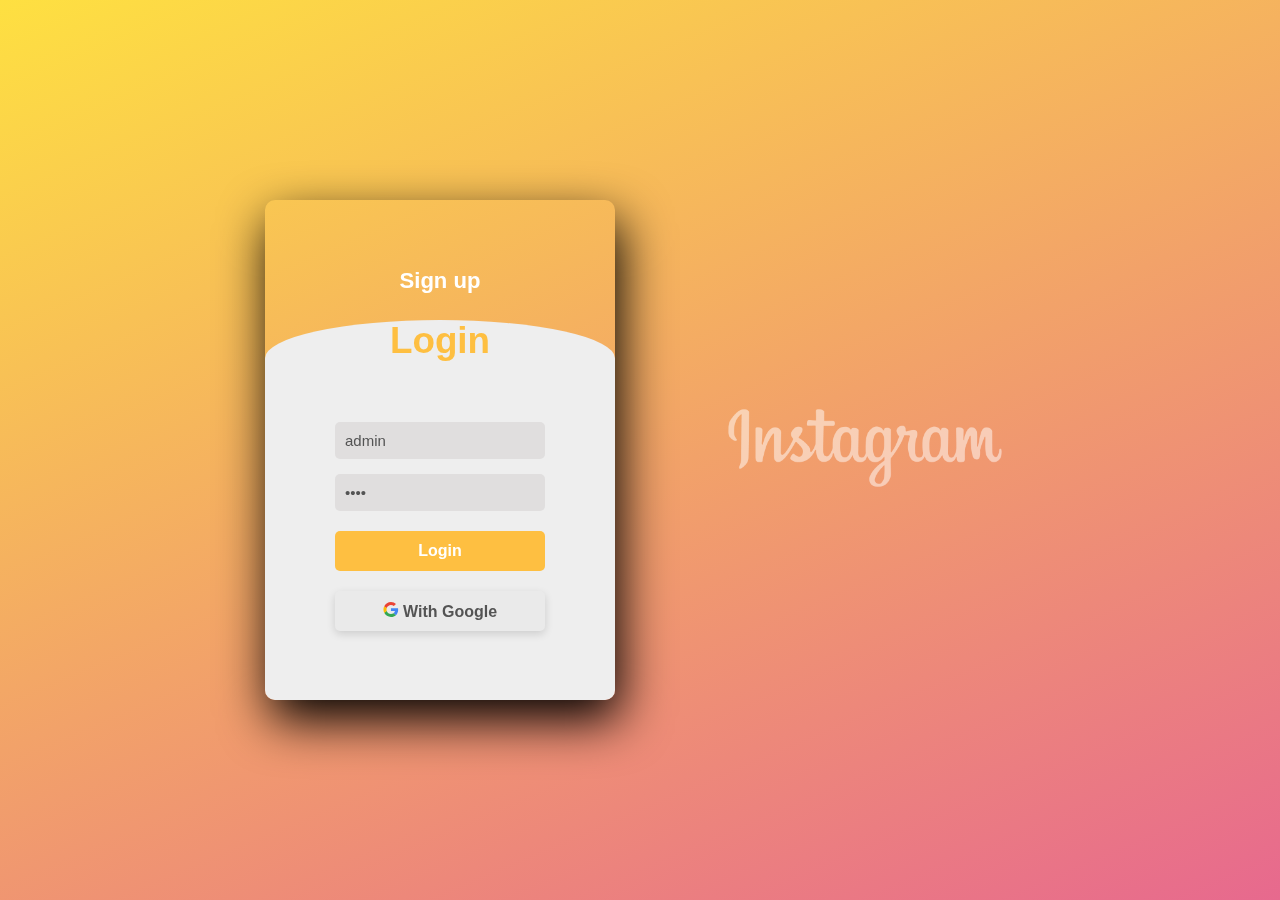
<file: html/loginPage.html>
<!DOCTYPE html>
<html lang="en" id="html">

<head>
  <meta charset="UTF-8">
  <meta http-equiv="X-UA-Compatible" content="IE=edge">
  <meta name="viewport" content="width=device-width, initial-scale=1.0">
  <title>Insta Clone - Giriş</title>
  <link rel="stylesheet" href="/Stylesheets/main.css">
  <link rel="shortcut icon" href="/Image/logo.png" type="image/x-icon">
  <link rel="stylesheet" href="/Stylesheets/loginPage.css">
</head>

<body>
  <div id="preloader">
    <div id="center">
      <div class="loader"></div>
      <svg version="1.2" xmlns="http://www.w3.org/2000/svg" viewBox="0 0 1567 1041" width="30" height="30"
        style="position: absolute; top: 10px; left:10px;">
        <title>Meta_Platforms_Inc</title>
        <defs>
          <linearGradient id="g1" x1="332.6" y1="637.7" x2="1411" y2="692.2" gradientUnits="userSpaceOnUse">
            <stop offset="0" stop-color="#0064e1" />
            <stop offset=".4" stop-color="#0064e1" />
            <stop offset=".8" stop-color="#0073ee" />
            <stop offset="1" stop-color="#0082fb" />
          </linearGradient>
          <linearGradient id="g2" x1="245.4" y1="757.6" x2="245.4" y2="359.7" gradientUnits="userSpaceOnUse">
            <stop offset="0" stop-color="#0082fb" />
            <stop offset="1" stop-color="#0064e0" />
          </linearGradient>
        </defs>
        <style>
          .s0 {
            fill: #0081fb
          }

          .s1 {
            fill: url(#g1)
          }

          .s2 {
            fill: url(#g2)
          }
        </style>
        <path id="Logo0" class="s0"
          d="m169.5 686.5c0 59.9 13.1 105.8 30.3 133.6 22.5 36.4 56 51.8 90.2 51.8 44.2 0 84.5-10.9 162.3-118.6 62.3-86.2 135.7-207.3 185.1-283.3l83.7-128.6c58.1-89.3 125.3-188.6 202.5-255.9 62.9-55 130.9-85.5 199.2-85.5 114.8 0 224.1 66.5 307.7 191.4 91.6 136.7 136 308.8 136 486.5 0 105.6-20.8 183.2-56.2 244.6-34.2 59.3-100.8 118.5-213 118.5v-169.1c96 0 120-88.3 120-189.3 0-144-33.6-303.8-107.5-418-52.4-81-120.4-130.5-195.2-130.5-80.8 0-145.9 61.1-219.1 169.9-38.9 57.8-78.8 128.3-123.6 207.8l-49.4 87.5c-99.1 175.9-124.2 216-173.8 282.1-86.8 115.7-161 159.6-258.7 159.6-115.8 0-189.1-50.2-234.4-125.8-37.1-61.7-55.3-142.6-55.3-234.7z" />
        <path id="Logo1" class="s1"
          d="m133.7 203.3c77.6-119.6 189.5-203.3 317.9-203.3 74.3 0 148.2 22 225.4 85.1 84.4 68.9 174.4 182.5 286.7 369.6l40.2 67.1c97.2 162 152.5 245.3 184.8 284.6 41.6 50.5 70.8 65.5 108.6 65.5 96 0 120-88.3 120-189.3l149.2-4.7c0 105.6-20.8 183.2-56.2 244.6-34.2 59.3-100.8 118.5-213 118.5-69.7 0-131.5-15.2-199.8-79.6-52.5-49.5-113.9-137.4-161.1-216.5l-140.4-234.8c-70.5-117.8-135.2-205.6-172.6-245.4-40.2-42.8-92-94.5-174.5-94.5-66.9 0-123.6 46.9-171.1 118.7z" />
        <path id="Logo2" class="s2"
          d="m448.9 170.2c-66.9 0-123.6 46.9-171.1 118.7-67.2 101.4-108.3 252.5-108.3 397.6 0 59.9 13.1 105.8 30.3 133.6l-144.2 95.1c-37.1-61.7-55.3-142.6-55.3-234.7 0-167.6 46-342.3 133.4-477.2 77.6-119.6 189.5-203.3 317.9-203.3z" />
      </svg>
    </div>
  </div>
  <div id="error-message"
    style="position: fixed; top: 10px; background-color: white; width: 70%; padding: 20px; text-align: center; border-radius: 10px; visibility: hidden; opacity: 0; transition: all 500ms;">
  </div>
  <div class="main">
    <input type="checkbox" id="chk" checked aria-hidden="true">

    <div class="signup">
      <form>
        <label for="chk" aria-hidden="true">Sign up</label>
        <input type="text" name="txt" placeholder="User name" required="">
        <input type="email" name="email" placeholder="Email" required="">
        <input type="password" name="pswd" placeholder="Password" required="">
        <input type="password" name="pswd" placeholder="Password Again..." required="">
        <button>Sign up</button>
      </form>
    </div>

    <div class="login">
      <form>
        <label for="chk" aria-hidden="true">Login</label>
        <input type="text" value="admin" id="username" name="text" placeholder="text" required="">
        <input type="password" value="1234" id="password" name="pswd" placeholder="Password" required="">
        <button type="button" onclick="login()">Login</button>
        <button style="box-shadow: rgba(0, 0, 0, 0.14) 0px 3px 8px; background-color: #eaeaea;" type="button"
          onclick="login()">
          <svg xmlns="http://www.w3.org/2000/svg" width="15.6" height="15" viewBox="0 0 186.69 190.5"
            xmlns:v="https://vecta.io/nano">
            <g transform="translate(1184.583 765.171)">
              <path clip-path="none" mask="none"
                d="M-1089.333-687.239v36.888h51.262c-2.251 11.863-9.006 21.908-19.137 28.662l30.913 23.986c18.011-16.625 28.402-41.044 28.402-70.052 0-6.754-.606-13.249-1.732-19.483z"
                fill="#4285f4" />
              <path clip-path="none" mask="none"
                d="M-1142.714-651.791l-6.972 5.337-24.679 19.223h0c15.673 31.086 47.796 52.561 85.03 52.561 25.717 0 47.278-8.486 63.038-23.033l-30.913-23.986c-8.486 5.715-19.31 9.179-32.125 9.179-24.765 0-45.806-16.712-53.34-39.226z"
                fill="#34a853" />
              <path clip-path="none" mask="none"
                d="M-1174.365-712.61c-6.494 12.815-10.217 27.276-10.217 42.689s3.723 29.874 10.217 42.689c0 .086 31.693-24.592 31.693-24.592-1.905-5.715-3.031-11.776-3.031-18.098s1.126-12.383 3.031-18.098z"
                fill="#fbbc05" />
              <path
                d="M-1089.333-727.244c14.028 0 26.497 4.849 36.455 14.201l27.276-27.276c-16.539-15.413-38.013-24.852-63.731-24.852-37.234 0-69.359 21.388-85.032 52.561l31.692 24.592c7.533-22.514 28.575-39.226 53.34-39.226z"
                fill="#ea4335" clip-path="none" mask="none" />
            </g>
          </svg> <span>With Google</span></button>
      </form>
    </div>
  </div>
  <a href="/html/index.html" style="margin-left: 100px;" id="loginLogo"><img width="300px"
      src="/Image/logo do instagram_10.png" alt=""></a>

  <script src="/BackEnd/loginCheck.js"></script>
  <script src="/BackEnd/main.js"></script>
</body>

</html>
</file>
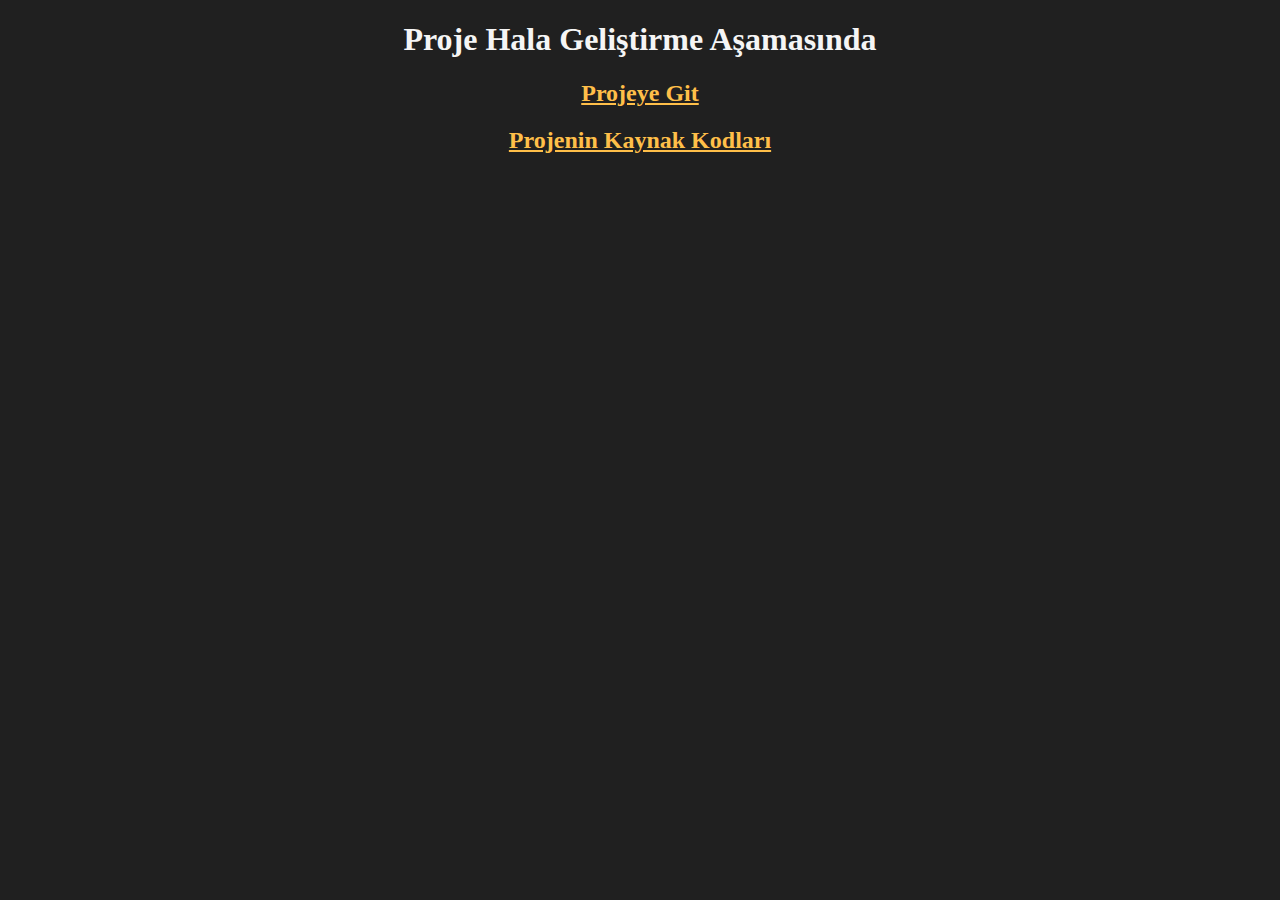
<file: html/warningModal.html>
<!DOCTYPE html>
<html lang="en">
<head>
  <meta charset="UTF-8">
  <meta http-equiv="X-UA-Compatible" content="IE=edge">
  <meta name="viewport" content="width=device-width, initial-scale=1.0">
  <title>Uyarı</title>
</head>
<body style="background-color: rgb(32, 32, 32);">
  <div style="position: relative; align-items: center; margin: auto; width: max-content; text-align: center; color: whitesmoke;">
    <h1>Proje Hala Geliştirme Aşamasında</h1>
    <h2><a href="/html/index.html" style="color: rgb(255, 191, 73);">Projeye Git</a></h2>
    <h2><a href="/html/index.html" style="color: rgb(255, 191, 73);">Projenin Kaynak Kodları</a></h2>
  </div>
</body>
</html>
</file>
<file: main.css>
* {
  padding: 0;
  margin: 0;
  list-style: none;
  border: 0;
  box-sizing: border-box;
  font-family: -apple-system, BlinkMacSystemFont, 'Segoe UI', Roboto, Oxygen, Ubuntu, Cantarell, 'Open Sans', 'Helvetica Neue', sans-serif;
  outline: 0;
  text-decoration: none;
  color: #545454;
}
#html{
  scroll-behavior: smooth;
  overflow-y:hidden;
}
main{
  overflow-x: hidden;
}
img{
  object-fit: fill;
}
body{
  background-color: rgb(250, 250, 250);
  transition: all 500ms;
}
.dark{
  background-color: rgb(32, 32, 32);
  color: #F2F2F2;
}
nav{
  text-align: center;
  height: 100vh;
  position: fixed;
  left: 0;
  top: 0;
  padding: 80px;
  background-color: rgb(255, 255, 255);
  z-index: 2;
  transition: all 500ms;
}
.dark nav{
  background-color: rgb(36, 36, 36);
  color: #ffffff;
}
.information{
  display: flex;
  justify-content: center;
  padding: 10px;
}
.information h3{
  font-weight: 700;
}
.information h6{
  font-weight: 200;
}
.information div{
  margin: 10px;
}
#profileImage{
  background-clip: padding-box; 
  border: solid 2px transparent; 
  padding: 1px;
  border-left-color: red;
  border-top-color: red;
  border-right-color: orange;
  border-bottom-color: orange;
  border-radius: 50%;
}
nav ul li:nth-child(3),
nav ul li:nth-child(4),
nav ul li:nth-child(5),
nav ul li:nth-child(6),
nav ul li:nth-child(7),
nav ul li:nth-child(8),
nav ul li:nth-child(9){
  text-align: left;
  width: 100%;
  font-size: large;
  padding-bottom: 10px;
  margin-top: 10px;
  padding-left: 20px;
  transition: all 300ms;
}
nav ul li:nth-child(3) svg,
nav ul li:nth-child(4) svg,
nav ul li:nth-child(5) svg,
nav ul li:nth-child(6) svg,
nav ul li:nth-child(7) svg,
nav ul li:nth-child(8) svg,
nav ul li:nth-child(9) svg{
  position: relative;
  top: 5px;
  right: 10px;
  transition: all 300ms;
}
nav ul li:nth-child(8){
  margin-top: 40px;
}
nav ul li:nth-child(3):hover,
nav ul li:nth-child(4):hover,
nav ul li:nth-child(5):hover,
nav ul li:nth-child(6):hover,
nav ul li:nth-child(7):hover,
nav ul li:nth-child(8):hover,
nav ul li:nth-child(9):hover{
  background-color: #F2F2F2; 
  border-radius: 20px;
}
.dark nav ul li:nth-child(3):hover,
.dark nav ul li:nth-child(4):hover,
.dark nav ul li:nth-child(5):hover,
.dark nav ul li:nth-child(6):hover,
.dark nav ul li:nth-child(7):hover,
.dark nav ul li:nth-child(8):hover,
.dark nav ul li:nth-child(9):hover{
  background-color: #333333; 
  border-radius: 20px;
}
nav ul li:nth-child(3):hover svg,
nav ul li:nth-child(4):hover svg,
nav ul li:nth-child(5):hover svg,
nav ul li:nth-child(6):hover svg,
nav ul li:nth-child(7):hover svg,
nav ul li:nth-child(8):hover svg,
nav ul li:nth-child(9):hover svg{
  transform: scale(1.2);
}
.line{
  width: 100%;
  height: 12px;
  position: relative;
  top: 20px;
  border-bottom: #F2F2F2 solid 2px;
  transition: all 500ms;
}
.dark .line{
  border-bottom-color: #333333;
}
header ul{
  display: flex;
  justify-content: center;
  padding: 10px;
}
header ul li{
  margin-left: 20px;
}
header ul li:nth-child(2),
header ul li:nth-child(3),
header ul li:nth-child(4){
  position: relative;
  top: 5px;
  transition: 300ms;
}
header ul li:nth-child(2):hover,
header ul li:nth-child(3):hover{
  transform: scale(1.2);
}
header ul li:nth-child(4) svg{
  position: relative;
  top: 7px;
  fill: white;
}
header ul li:nth-child(4) a{
  border-radius: 20px;
  color: white;
  background: rgb(254,224,65);
background: linear-gradient(157deg, rgba(254,224,65,1) 0%, rgba(231,105,142,1) 100%);  padding: 15px;
  transition: all 300ms;
}
header ul li:nth-child(4) a:hover{
  background: #F0927A; 
}
header ul li input{
  transition: 500ms all;
  z-index: 1000 !important;
} 
header ul li input:focus{
  border-radius: 10px !important;
  box-shadow: rgba(255, 255, 255, 0.14) 0px 3px 8px !important;
  border: solid 2px #ebebeb;
  border-bottom-color: transparent;
}
header ul li input:focus + .searchHistory{
  visibility: visible;
  opacity: 1;
}
.searchHistory{
  position: absolute;
  left: 146px;
  top: 42px;
  visibility: hidden;
  opacity: 0;
  z-index: 1;
  border-top-left-radius: 0px !important;
  border-top-right-radius: 0px !important;
  background-color: white; padding: 10px; width: 600px; height: 300px; position: absolute; border-radius: 20px;text-indent: 30px;
  transition: 500ms;
  border: solid 2px #f3f3f3;
  border-top-color: transparent;
}
.searchHistory a{
  width: 100%;
  display: block;
  margin-top: 10px;
  transition: all 500ms;
  padding: 5px;
}
.searchHistory a:hover{
  background-color: #F2F2F2;
  border-radius: 20px;
}
.histories{
  display: flex;
  justify-content: center;
  padding: 20px;
}
.histories .profiles{
  width: 85px;
  height: 85px;
  margin-left: 10px;
  background-clip: padding-box; 
  border: solid 2px transparent; 
  border-left-color: red;
  border-top-color: red;
  border-right-color: orange;
  border-bottom-color: orange;
  border-radius: 50%;
  transition: 300ms all;
  padding: 1px;
}
.grid{
  display: flex;
  justify-content:stretch;
  position: relative;
  right: 60px;
}
.grid .imgBox{
  margin: 20px;
}
.imgBox img{
  border-radius: 10px;
}
.profile{
  position: relative;
  top: 12px;
}
.like{
  position: relative;
  top: 15px;
}
.comment{
  position: relative;
  bottom: 15px;
  left: 80px;
}
.save{
  position: relative;
  bottom: 70px;
  text-align: right;
}
#preloader{
  position: fixed;
  left: 0;
  top: 0;
  align-items: center;
  width: 100%;
  background-color: white;
  height: 200vh;
  z-index: 100;
  visibility: visible;
  display: inline-block;
  transition: all 1s;
  overflow-y: hidden;
}
#preloader svg{
  position: relative;
  top: 220px;
}
.loader{
  width: 50px;
  height: 50px;
  border: transparent solid 2px;
  border-left-color: #0064E1;
  border-top-color: #016cd7;
  border-right-color: #0381FB;
  border-bottom-color: transparent;
  border-radius: 50%;
  -webkit-animation: spin 2s linear infinite;
  animation: spin 2s linear infinite;
}
@-webkit-keyframes spin {
  0% { -webkit-transform: rotate(0deg); }
  100% { -webkit-transform: rotate(360deg); }
}

@keyframes spin {
  0% { transform: rotate(0deg); }
  100% { transform: rotate(360deg); }
}
.modal{
  position: fixed;
  left: 0;
  top: 0;
  align-items: center;
  width: 100%;
  background-color: rgba(0, 0, 0, 0.548);
  height: 200vh;
  visibility: hidden;
  opacity: 0;
  transition: all 500ms;
  overflow-y: hidden;
  overflow-x: hidden;
  display: inline-block;
  z-index: 100; 
}
.modalContent{
  max-width: 50%;
  height: 40%;
  position: relative;
  margin: auto;
  top: 70px;
  background-color: rgb(255, 255, 255);
  border-radius: 30px;
  overflow-y: auto;
  overflow-x: hidden;
  padding-bottom: 40px;
}
.modalKapat{
  position: absolute;
  cursor: pointer;
  top: 10px;
  right: 10px;
  color: white;
  font-size: 24px;
}
.commentActivity div{
  margin-top: 10px;
  margin-left: 20px;
}
.slideshow-container {
  max-width: 1000px;
  position: relative;
  margin: auto;
}

/* Next & previous buttons */
.prev, .next {
  cursor: pointer;
  position: absolute;
  top: 50%;
  width: auto;
  padding: 16px;
  margin-top: -22px;
  color: white;
  background-color: #333333;
  font-weight: bold;
  font-size: 18px;
  transition: 0.6s ease;
  border-radius: 0 3px 3px 0;
  user-select: none;
}

.prev{
  left: 0;
}

/* Position the "next button" to the right */
.next {
  right: 0;
  border-radius: 3px 0 0 3px;
}

/* On hover, add a black background color with a little bit see-through */
.prev:hover, .next:hover {
  background-color: rgba(0,0,0,0.8);
}

/* Caption text */
.text {
  color: #f2f2f2;
  font-size: 15px;
  padding: 8px 12px;
  position: absolute;
  bottom: 8px;
  width: 100%;
  text-align: center;
}

/* Number text (1/3 etc) */
.numbertext {
  color: #f2f2f2;
  font-size: 12px;
  padding: 8px 12px;
  position: absolute;
  top: 0;
}

/* The dots/bullets/indicators */
.dot {
  cursor: pointer;
  height: 15px;
  width: 15px;
  margin: 0 2px;
  background-color: #bbb;
  border-radius: 50%;
  display: inline-block;
  transition: background-color 0.6s ease;
}

.active, .dot:hover {
  background-color: #717171;
}

/* Fading animation */
.fade {
  animation-name: fade;
  animation-duration: 1.5s;
}

@keyframes fade {
  from {opacity: .4} 
  to {opacity: 1}
}

/* On smaller screens, decrease text size */
@media only screen and (max-width: 300px) {
  .prev, .next,.text {font-size: 11px}
}
.contextMenu{
  width: 200px;
  height: max-content;
  background-color: white;
  position: absolute;
  right: 20px;
  top: 65px;
  box-shadow: rgba(0, 0, 0, 0.14) 0px 3px 8px;
  border-radius: 20px;
  padding: 20px;
  text-align: center;
  visibility: hidden;
  opacity: 0;
  z-index: 99;
  transition: 300ms all;
}
.postMore:hover + .contextMenu, .contextMenu:hover{
  visibility: visible;
  opacity: 1;
}
.contextMenu ul li{
  margin-top: 10px;
  padding: 10px;
  transition: all 500ms;
  border-radius: 20px;
}
.contextMenu ul li:hover{
  background-color: #eaeaea;
  width: 100%;
}
</file>
<file: Stylesheets/main.css>
* {
  padding: 0;
  margin: 0;
  list-style: none;
  border: 0;
  box-sizing: border-box;
  font-family: -apple-system, BlinkMacSystemFont, 'Segoe UI', Roboto, Oxygen, Ubuntu, Cantarell, 'Open Sans', 'Helvetica Neue', sans-serif;
  outline: 0;
  text-decoration: none;
  color: #545454;
}
.dark :root,.dark p,.dark a,.dark span,.dark div{
  color: white;
}
/* width */
::-webkit-scrollbar {
  width: 6px;
  height: 6px;
}

/* Track */
::-webkit-scrollbar-track {
  border-radius: 100px;
}

/* Handle */
::-webkit-scrollbar-thumb {
  background: rgb(45, 45, 45);
  z-index: -9999;
  border-radius: 100px;
  transition: all 500ms;
}

/* Handle on hover */
::-webkit-scrollbar-thumb:hover {
  background: #000000;
}
/* Handle */
.dark::-webkit-scrollbar-thumb {
  background: rgb(225, 225, 225);
  z-index: -9999;
  border-radius: 100px;
  transition: all 500ms;
}

/* Handle on hover */
.dark::-webkit-scrollbar-thumb:hover {
  background: #f2f2f2;
}

html {
  overflow-x: hidden;
}

#html {
  scroll-behavior: smooth;
  overflow-y: hidden;
  overflow-x: hidden;
}

#center {
  position: absolute;
  left: 48%;
  top: 350px;
}

main {
  overflow-x: hidden;
}

img {
  object-fit: fill;
}

body {
  background-color: rgb(250, 250, 250);
  transition: all 500ms;
}

.dark {
  background-color: rgb(32, 32, 32);
  color: #F2F2F2;
}

nav {
  text-align: center;
  height: 100vh;
  position: fixed;
  left: 0;
  top: 0;
  padding: 80px;
  background-color: rgb(255, 255, 255);
  z-index: 2;
  transition: all 500ms;
  width: 365px;
}
.dark nav{
  background-color: rgb(40, 40, 40);
}
#navbarLogo {
  position: relative;
  top: -40px;
}

.information {
  display: flex;
  justify-content: center;
  padding: 10px;
}

.information h3 {
  font-weight: 700;
}

.information h6 {
  font-weight: 200;
}

.information div {
  margin: 10px;
}

#profileImage {
  background-clip: padding-box;
  border: solid 2px transparent;
  padding: 1px;
  background: linear-gradient(white, white) padding-box,
    linear-gradient(to right, rgb(255, 0, 0), rgb(255, 188, 63), rgb(255, 188, 63), rgb(229, 87, 210)) border-box;
  border-radius: 50%;
}
.dark #profileImage{
  background: linear-gradient(rgb(32, 32, 32), rgb(32, 32, 32)) padding-box,
    linear-gradient(to right, rgb(255, 0, 0), rgb(255, 188, 63), rgb(255, 188, 63), rgb(229, 87, 210)) border-box;
}

nav ul li:nth-child(3),
nav ul li:nth-child(4),
nav ul li:nth-child(5),
nav ul li:nth-child(6),
nav ul li:nth-child(7),
nav ul li:nth-child(8),
nav ul li:nth-child(9) {
  text-align: left;
  width: 100%;
  font-size: large;
  padding-bottom: 10px;
  margin-top: 10px;
  padding-left: 20px;
  transition: all 300ms;
}

nav ul li:nth-child(3) svg,
nav ul li:nth-child(4) svg,
nav ul li:nth-child(5) svg,
nav ul li:nth-child(6) svg,
nav ul li:nth-child(7) svg,
nav ul li:nth-child(8) svg,
nav ul li:nth-child(9) svg {
  position: relative;
  top: 5px;
  right: 10px;
  transition: all 300ms;
}

nav ul li:nth-child(8) {
  margin-top: 40px;
}

nav ul li:nth-child(3):hover,
nav ul li:nth-child(4):hover,
nav ul li:nth-child(5):hover,
nav ul li:nth-child(6):hover,
nav ul li:nth-child(7):hover,
nav ul li:nth-child(8):hover,
nav ul li:nth-child(9):hover {
  background-color: #F2F2F2;
  border-radius: 10px;
}

.dark nav ul li:nth-child(3):hover,
.dark nav ul li:nth-child(4):hover,
.dark nav ul li:nth-child(5):hover,
.dark nav ul li:nth-child(6):hover,
.dark nav ul li:nth-child(7):hover,
.dark nav ul li:nth-child(8):hover,
.dark nav ul li:nth-child(9):hover {
  background-color: #333333;
  border-radius: 20px;
}

nav ul li:nth-child(3):hover svg,
nav ul li:nth-child(4):hover svg,
nav ul li:nth-child(5):hover svg,
nav ul li:nth-child(6):hover svg,
nav ul li:nth-child(7):hover svg,
nav ul li:nth-child(8):hover svg,
nav ul li:nth-child(9):hover svg {
  transform: scale(1.2);
}

.line {
  width: 100%;
  height: 12px;
  position: relative;
  top: 20px;
  border-bottom: #F2F2F2 solid 2px;
  transition: all 500ms;
}

.dark .line {
  border-bottom-color: #333333;
}

header ul {
  display: flex;
  justify-content: center;
  padding: 10px;
}

header ul li {
  margin-left: 20px;
}

header ul li:nth-child(2),
header ul li:nth-child(3),
header ul li:nth-child(4) {
  position: relative;
  top: 5px;
  transition: 300ms;
}

header ul li:nth-child(2):hover,
header ul li:nth-child(3):hover {
  transform: scale(1.2);
}

header ul li:nth-child(4) svg {
  position: relative;
  top: 7px;
  fill: white;
}

header ul li:nth-child(4) a {
  border-radius: 20px;
  color: white;
  background: rgb(254, 224, 65);
  background: linear-gradient(157deg, rgba(254, 224, 65, 1) 0%, rgba(231, 105, 142, 1) 100%);
  padding: 15px;
  transition: all 300ms;
}

header ul li:nth-child(4) a:hover {
  background: #F0927A;
}

header ul li input {
  transition: 500ms all;
  z-index: 1000 !important;
  padding: 10px;
  width: 300px;
  border-radius: 20px;
  box-shadow: rgba(0, 0, 0, 0.14) 0px 3px 8px;
  text-indent: 30px;
}
.dark header ul li input{
  box-shadow: rgba(255, 255, 255, 0.54) 0px 3px 8px;
}

header ul li input:focus {
  border-radius: 10px !important;
  box-shadow: rgba(255, 255, 255, 0.14) 0px 3px 8px !important;
  border: solid 2px #ebebeb;
  border-bottom-color: transparent;
}

header ul li input:focus+.searchHistory {
  visibility: visible;
  opacity: 1;
}

#header {
  width: 75%;
  position: relative;
  left: 24%;
}

#searchIcon {
  position: relative;
  top: 7px;
  left: 40px;
  fill: #c2c2c2;
}

.searchHistory {
  position: fixed !important;
  left: 45.7%;
  top: 5.4%;
  visibility: hidden;
  opacity: 0;
  z-index: 1;
  border-top-left-radius: 0px !important;
  border-top-right-radius: 0px !important;
  background-color: white;
  padding: 10px;
  width: 300px;
  height: 300px;
  position: absolute;
  border-radius: 20px;
  text-indent: 30px;
  transition: 500ms;
  border: solid 2px #f3f3f3;
  border-top-color: transparent;
}

.searchHistoryProfile {
  position: relative;
  bottom: 10px;
}

.searchHistoryDeleteBtn {
  position: absolute;
  right: 30px;
  padding-top: 7px;
  cursor: crosshair;
}

.searchHistory a {
  width: 100%;
  display: block;
  margin-top: 10px;
  transition: all 500ms;
  padding: 5px;
}

#searchAreaClear {
  display: inline-block;
  background-color: transparent;
  position: relative;
  padding: 5px;
  width: 30px;
  border-radius: 50%;
  visibility: hidden;
  opacity: 0;
  right: 40px;
  transition: 300ms all;
}

#searchAreaClear:hover {
  background-color: rgb(255, 111, 111);
  color: white;
}

header ul li input:focus+.searchHistory+#searchAreaClear {
  visibility: visible;
  opacity: 1;
}

.searchHistory a:hover {
  background-color: #F2F2F2;
  border-radius: 20px;
}

.histories {
  display: flex;
  justify-content: center;
  padding: 20px;
}

main section:nth-child(1) {
  padding-left: 100px;
  padding-right: 100px;
  padding-top: 30px;
}

main section:nth-child(1) h6 {
  text-align: right;
  padding-top: 5px;
  text-decoration: underline;
  cursor: pointer;
}

main section:nth-child(2) {
  padding-left: 100px;
  padding-right: 100px;
  padding-top: 30px;
}

.histories .profiles {
  width: 85px;
  height: 85px;
  margin-left: 10px;
  background-clip: padding-box;
  background: linear-gradient(white, white) padding-box,
    linear-gradient(to right, rgb(255, 0, 0), rgb(255, 188, 63), rgb(255, 188, 63), rgb(229, 87, 210)) border-box;
  border-radius: 50%;
  border: 2px solid transparent;
  transition: 300ms all;
  padding: 1px;
}

.grid {
  display: flex;
  justify-content: stretch;
  position: relative;
  right: 60px;
}

.grid .imgBox {
  margin: 20px;
}

.imgBox img {
  border-radius: 10px;
}

.profile {
  position: relative;
  top: 12px;
  border-radius: 50%;
}

.like {
  position: relative;
  top: 10px;
  left: 5px;
}

.comment {
  position: relative;
  bottom: 15px;
  left: 80px;
}

.save {
  position: relative;
  bottom: 70px;
  text-align: right;
}

#preloader {
  position: fixed;
  left: 0;
  top: 0;
  align-items: center;
  width: 100%;
  background-color: white;
  height: 200vh;
  z-index: 100;
  visibility: visible;
  display: inline-block;
  transition: all 1s;
  overflow-y: hidden;
}
.dark #preloader{
  background-color: rgb(40, 40, 40);
}
#preloader svg {
  position: relative;
  top: 220px;
}

.loader {
  width: 50px;
  height: 50px;
  border: transparent solid 2px;
  border-left-color: #0064E1;
  border-top-color: #016cd7;
  border-right-color: #0381FB;
  border-bottom-color: transparent;
  border-radius: 50%;
  -webkit-animation: spin 2s linear infinite;
  animation: spin 2s linear infinite;
}

@-webkit-keyframes spin {
  0% {
    -webkit-transform: rotate(0deg);
  }

  100% {
    -webkit-transform: rotate(360deg);
  }
}

@keyframes spin {
  0% {
    transform: rotate(0deg);
  }

  100% {
    transform: rotate(360deg);
  }
}

.modal {
  position: fixed;
  left: 0;
  top: 0;
  align-items: center;
  width: 100%;
  background-color: rgba(0, 0, 0, 0.548);
  height: 200vh;
  visibility: hidden;
  opacity: 0;
  transition: all 500ms;
  overflow-y: hidden;
  overflow-x: hidden;
  display: inline-block;
  z-index: 100;
}

.modalContent {
  max-width: 50%;
  height: 40%;
  position: relative;
  margin: auto;
  top: 70px;
  background-color: rgb(255, 255, 255);
  border-radius: 30px;
  overflow-y: auto;
  overflow-x: hidden;
  padding-bottom: 40px;
}
.dark .modalContent{
  background-color: #333333;
  color: white;
}

.modalKapat {
  position: absolute;
  cursor: pointer;
  top: 10px;
  right: 10px;
  color: white;
  font-size: 24px;
}

.commentActivity div {
  margin-top: 10px;
  margin-left: 20px;
}

.slideshow-container {
  max-width: 1000px;
  position: relative;
  margin: auto;
}

#openReelsModal1 {
  cursor: pointer;
  border-radius: 10px;
  position: absolute;
  left: 350px;
  top: 20px;
}

#openReelsModal1+svg {
  position: absolute;
  left: 385px;
  top: 100px;
}

#openReelsModal2 {
  cursor: pointer;
  border-radius: 10px;
  position: absolute;
  left: 350px;
  top: 20px;
}

#openReelsModal2+svg {
  position: absolute;
  left: 385px;
  top: 100px;
}

.openReels {
  filter: blur(2px) !important;
  transition: 500ms all;
}

.openReels:hover {
  filter: blur(0px) !important;
}

/* Next & previous buttons */
.prev,
.next {
  cursor: pointer;
  position: absolute;
  top: 50%;
  width: auto;
  padding: 16px;
  margin-top: -22px;
  color: white;
  background-color: #333333;
  font-weight: bold;
  font-size: 18px;
  transition: 0.6s ease;
  border-radius: 0 3px 3px 0;
  user-select: none;
}

.prev {
  left: 0;
}

/* Position the "next button" to the right */
.next {
  right: 0;
  border-radius: 3px 0 0 3px;
}

/* On hover, add a black background color with a little bit see-through */
.prev:hover,
.next:hover {
  background-color: rgba(0, 0, 0, 0.8);
}

/* Caption text */
.text {
  color: #f2f2f2;
  font-size: 15px;
  padding: 8px 12px;
  position: absolute;
  bottom: 8px;
  width: 100%;
  text-align: center;
}

/* Number text (1/3 etc) */
.numbertext {
  color: #f2f2f2;
  font-size: 12px;
  padding: 8px 12px;
  position: absolute;
  top: 0;
}

/* The dots/bullets/indicators */
.dot {
  cursor: pointer;
  height: 15px;
  width: 15px;
  margin: 0 2px;
  background-color: #bbb;
  border-radius: 50%;
  display: inline-block;
  transition: background-color 0.6s ease;
}

.active,
.dot:hover {
  background-color: #717171;
}

/* Fading animation */
.fade {
  animation-name: fade;
  animation-duration: 1.5s;
}

@keyframes fade {
  from {
    opacity: .4
  }

  to {
    opacity: 1
  }
}

/* On smaller screens, decrease text size */
@media only screen and (max-width: 300px) {

  .prev,
  .next,
  .text {
    font-size: 11px
  }
}

.contextMenu {
  width: 200px;
  height: max-content;
  background-color: white;
  position: absolute;
  right: 20px;
  top: 65px;
  box-shadow: rgba(0, 0, 0, 0.14) 0px 3px 8px;
  border-radius: 20px;
  padding: 20px;
  text-align: center;
  visibility: hidden;
  opacity: 0;
  z-index: 99;
  transition: 300ms all;
}
.dark .contextMenu{
  background-color: #333333;
}

.more {
  width: 300px;
  height: max-content;
  background-color: white;
  position: absolute;
  right: 20px;
  bottom: 165px;
  box-shadow: rgba(0, 0, 0, 0.14) 0px 3px 8px;
  border-radius: 20px;
  padding: 20px;
  text-align: left;
  visibility: hidden;
  opacity: 0;
  z-index: 99;
  transition: 300ms all;
}

.notificationsPage {
  visibility: hidden;
  opacity: 0;
  transition: all 500ms;
}

.notificationsOpen:hover+.notificationsPage,
.notificationsPage:hover {
  visibility: visible;
  opacity: 1;
}

.postMore:hover+.contextMenu,
#storyMore:hover+.contextMenu,
.contextMenu:hover {
  visibility: visible;
  opacity: 1;
}

.openMoreModal:hover+.more,
.more:hover {
  visibility: visible;
  opacity: 1;
}

.contextMenu ul li,
.more ul li {
  margin-top: 10px;
  padding: 10px;
  transition: all 500ms;
  border-radius: 20px;
}

.contextMenu ul li:hover,
.more ul li:hover {
  background-color: #eaeaea;
  width: 100%;
}

.reelsModalContent video {
  position: relative;
  left: 10%;
  border-radius: 10px;
}

.reelsModalContent {
  background: rgba(0, 0, 0, 0) !important;
  display: none;
}

* width */
.reelsModalContent::-webkit-scrollbar {
  width: 6px;
}

/* Track */
.reelsModalContent::-webkit-scrollbar-track {
  border-radius: 100px;
}

/* Handle */
.reelsModalContent::-webkit-scrollbar-thumb {
  background: rgb(32, 32, 32);
  z-index: -9999;
  border-radius: 100px;
  transition: all 500ms;
}

/* Handle on hover */
.reelsModalContent::-webkit-scrollbar-thumb:hover {
  background: #000000;
}


#prev,
#next {
  background-color: white;
  border-radius: 50%;
  margin-top: 20px;
}

#prev2,
#next2 {
  background-color: white;
  border-radius: 50%;
  margin-top: 20px;
}

#prev3,
#next3 {
  background-color: white;
  border-radius: 50%;
  margin-top: 20px;
}

#prev4,
#next4 {
  background-color: white;
  border-radius: 50%;
  margin-top: 20px;
}

.imgBox>img {
  transition: 500ms all;
}

section .grid .imgBox>img:hover {
  transform: scaleX(1.1);
}

.chatbox {
  width: 600px;
  height: 500px;
  background-color: #fff;
  border-radius: 10px;
  box-shadow: 0 0 10px rgba(0, 0, 0, 0.1);
  overflow: hidden;
  padding-top: 10px;
}

.chatlogs {
  padding: 10px;
  height: 400px;
  overflow-y: scroll;
}

.chat {
  display: flex;
  flex-flow: row wrap;
  align-items: flex-start;
  margin-bottom: 10px;
}

.friend {
  margin-left: auto;
  display: flex;
}

.self {
  margin-right: auto;
  display: flex;
  flex-direction: row-reverse;
}

.self .user-photo {
  width: 50px;
  height: 50px;
  background-color: #ccc;
  border-radius: 50%;
  margin-right: 10px;
  background: url(/Image/ornekResim.png);
  background-size: contain;
}

.friend .user-photo {
  width: 50px;
  height: 50px;
  background-color: #ccc;
  border-radius: 50%;
  margin-right: 10px;
  background: url(/Image/aiko.jpg);
  background-size: contain;
}

.self .chat-message {
  max-width: 80%;
  height: max-content;
  padding: 15px;
  border-radius: 10px;
  background-color: #f1f0f0;
  font-size: 1rem;
  line-height: 1.4;
  box-shadow: 0 0 10px rgba(0, 0, 0, 0.1);
}

.friend .chat-message {
  max-width: 80%;
  height: max-content;
  padding: 15px;
  border-radius: 10px;
  background-color: #fbfbfb;
  font-size: 1rem;
  line-height: 1.4;
  box-shadow: 0 0 10px rgba(0, 0, 0, 0.1);
}

.chat-form {
  display: flex;
  flex-flow: row wrap;
  align-items: center;
  padding: 10px;
  border-radius: 10px;
  position: relative;
  top: 18px;
  background-color: #f1f0f0;
}

.chat-form textarea {
  flex-grow: 1;
  padding: 10px;
  border: none;
  border-radius: 5px;
  resize: none;
}

.chat-form button {
  padding: 10px;
  background-color: #4c78af;
  color: #fff;
  border: none;
  border-radius: 5px;
  cursor: pointer;
  margin-left: 20px;
  height: 50px;
  transition: all 500ms;
}

.chat-form button:hover {
  background-color: #3e758e;
}

.people {
  padding: 20px;
}

.newMessage {
  background-color: #0064E1;
  width: 260px;
  text-align: center;
  padding: 10px;
  border-radius: 30px;
  color: white;
  transition: 500ms all;
}

.newMessage:hover {
  background-color: #1f85ec;
}

.modeControl input {
  position: absolute;
  opacity: 0;
}

.modeControl input:checked+span {
  display: none;
  cursor: pointer;
}

.modeControl input:checked+span+span {
  display: inline-block !important;
}

.modeControl span {
  display: inline-block;
  fill: rgb(53, 53, 53);
}

.dark .modeControl span {
  display: inline-block;
  fill: white;
}

.modeControl #lightContent {
  display: none;
  cursor: pointer;
}

.selected {
  background-color: #ececec;
  border: #0081fb solid 5px;
  position: absolute;
  padding: 5px;
  right: 7%;
  bottom: 105px;
  width: 10px;
  height: 10px;
  border-radius: 50%;
}

.activeProfile {
  background-color: transparent;
  padding: 20px;
  padding-top: 0px;
  transition: all 500ms;
}

.activeProfile:hover {
  border-radius: 20px;
  background-color: #ececec;
}

.complaint-box {
  background-color: #f2f2f2;
  padding: 20px;
  border: 1px solid #ccc;
  border-radius: 20px;
}

.complaint {
  width: 100%;
  height: 150px;
  padding: 10px;
  box-sizing: border-box;
  border: 1px solid #ccc;
  border-radius: 5px;
  resize: none;
  margin-bottom: 10px;
}

.reportBtn {
  background-color: #af6a4c;
  color: white;
  padding: 10px 20px;
  border: none;
  border-radius: 5px;
  cursor: pointer;
}

.reportBtn:hover {
  background-color: #8e663e;
}

.PublishForm {
  width: 500px;
  height: 200px;
  padding: 20px;
  position: relative;
}

.kamera-ikonu {
  display: none;
  height: 20px;
  width: 20px;
  background-image: url("kamera-ikonu.png");
  background-size: contain;
  background-repeat: no-repeat;
}

.input-butonu {
  display: inline-block;
  background-color: #007bff;
  color: #fff;
  font-size: 1.2rem;
  padding: 10px 20px;
  border-radius: 5px;
  cursor: pointer;
  transition: all 0.3s ease;
}

.input-butonu:hover {
  background-color: #0069d9;
}

.uploadingPhoto {
  position: absolute;
  bottom: 20px;
  width: 645px;
  height: 400px;
  left: -73px;
  background-color: rgba(0, 0, 0, 0.2);
  object-fit: contain;
  object-fit: contain;
  display: none;
  margin: auto;
  position: absolute;
}
.smallNavbarBtn{
  position: fixed;
  left: 10px;
  top: 10px;
  display: none;
  background-color: white;
  padding: 5px;
  box-shadow: rgba(0, 0, 0, 0.14) 0px 3px 8px;
  border-radius: 10px;
  transition: all 300ms;
}
.smallNavbarBtn:hover{
  transform: scale(1.1);
}
@media screen and (max-width: 1402px) {
  nav{
    left: -1495px;
    width: 100%;
    transition: all 700ms;
  }
  section{
    overflow: auto;
  }
  #publishText{
    display: none;
  }
  #header{
    left: 1%;
    width: max-content;
  }
  .histories{
    position: relative;
    right: 70px;
  }
  .smallNavbarBtn{
    display: inline-block;
    cursor: pointer;
  }
  .clicked{
    left: 0px;
  }
  .line {
    fill: none;
    stroke: black;
    stroke-width: 6;
    transition: stroke-dasharray 600ms cubic-bezier(0.4, 0, 0.2, 1),
      stroke-dashoffset 600ms cubic-bezier(0.4, 0, 0.2, 1);
  }
  .line1 {
    stroke-dasharray: 60 207;
    stroke-width: 6;
  }
  .line2 {
    stroke-dasharray: 60 60;
    stroke-width: 6;
  }
  .line3 {
    stroke-dasharray: 60 207;
    stroke-width: 6;
  }
  .opened .line1 {
    stroke-dasharray: 90 207;
    stroke-dashoffset: -134;
    stroke-width: 6;
  }
  .opened .line2 {
    stroke-dasharray: 1 60;
    stroke-dashoffset: -30;
    stroke-width: 6;
  }
  .opened .line3 {
    stroke-dasharray: 90 207;
    stroke-dashoffset: -134;
    stroke-width: 6;
  }
}
</file>
<file: Stylesheets/loginPage.css>
body {
	margin: 0;
	padding: 0;
	display: flex;
	justify-content: center;
	align-items: center;
	min-height: 100vh;
	font-family: 'Jost', sans-serif;
	background: rgb(254, 224, 65);
	background: linear-gradient(157deg, rgba(254, 224, 65, 1) 0%, rgba(231, 105, 142, 1) 100%);
}

.main {
	width: 350px;
	height: 500px;
	background: red;
	overflow: hidden;
	background: url("https://doc-08-2c-docs.googleusercontent.com/docs/securesc/68c90smiglihng9534mvqmq1946dmis5/fo0picsp1nhiucmc0l25s29respgpr4j/1631524275000/03522360960922298374/03522360960922298374/1Sx0jhdpEpnNIydS4rnN4kHSJtU1EyWka?e=view&authuser=0&nonce=gcrocepgbb17m&user=03522360960922298374&hash=tfhgbs86ka6divo3llbvp93mg4csvb38") no-repeat center/ cover;
	border-radius: 10px;
	box-shadow: 5px 20px 50px #000;
}

#chk {
	display: none;
}

.signup {
	position: relative;
	width: 100%;
	height: 100%;
}

label {
	color: #fff;
	font-size: 2.3em;
	justify-content: center;
	display: flex;
	margin: 60px;
	font-weight: bold;
	cursor: pointer;
	transition: .5s ease-in-out;
}

input {
	width: 60%;
	font-size: 15px;
	background: #e0dede;
	justify-content: center;
	display: flex;
	margin: 15px auto;
	padding: 10px;
	border: none;
	outline: none;
	border-radius: 5px;
	transition: all 500ms;
}

input:focus {
	background-color: #eaeaea;
	box-shadow: rgba(0, 0, 0, 0.14) 0px 3px 8px;
}

button {
	width: 60%;
	height: 40px;
	margin: 10px auto;
	justify-content: center;
	display: block;
	color: #fff;
	background: rgb(254, 191, 65);
	font-size: 1em;
	font-weight: bold;
	margin-top: 20px;
	outline: none;
	border: none;
	border-radius: 5px;
	transition: .2s ease-in;
	cursor: pointer;
}

button:hover {
	background: rgb(252, 176, 24);
}

.login {
	height: 460px;
	background: #eee;
	border-radius: 60% / 10%;
	transform: translateY(-180px);
	transition: .8s ease-in-out;
}

.login label {
	color: rgb(254, 191, 65);
	transform: scale(.6);
}

#chk:checked~.login {
	transform: translateY(-500px);
}

#chk:checked~.login label {
	transform: scale(1);
}

#chk:checked~.signup label {
	transform: scale(.6);
}

#loginLogo {
	opacity: 0.5;
	transition: 500ms all;
}

#loginLogo:hover {
	opacity: 1;
}
</file>
